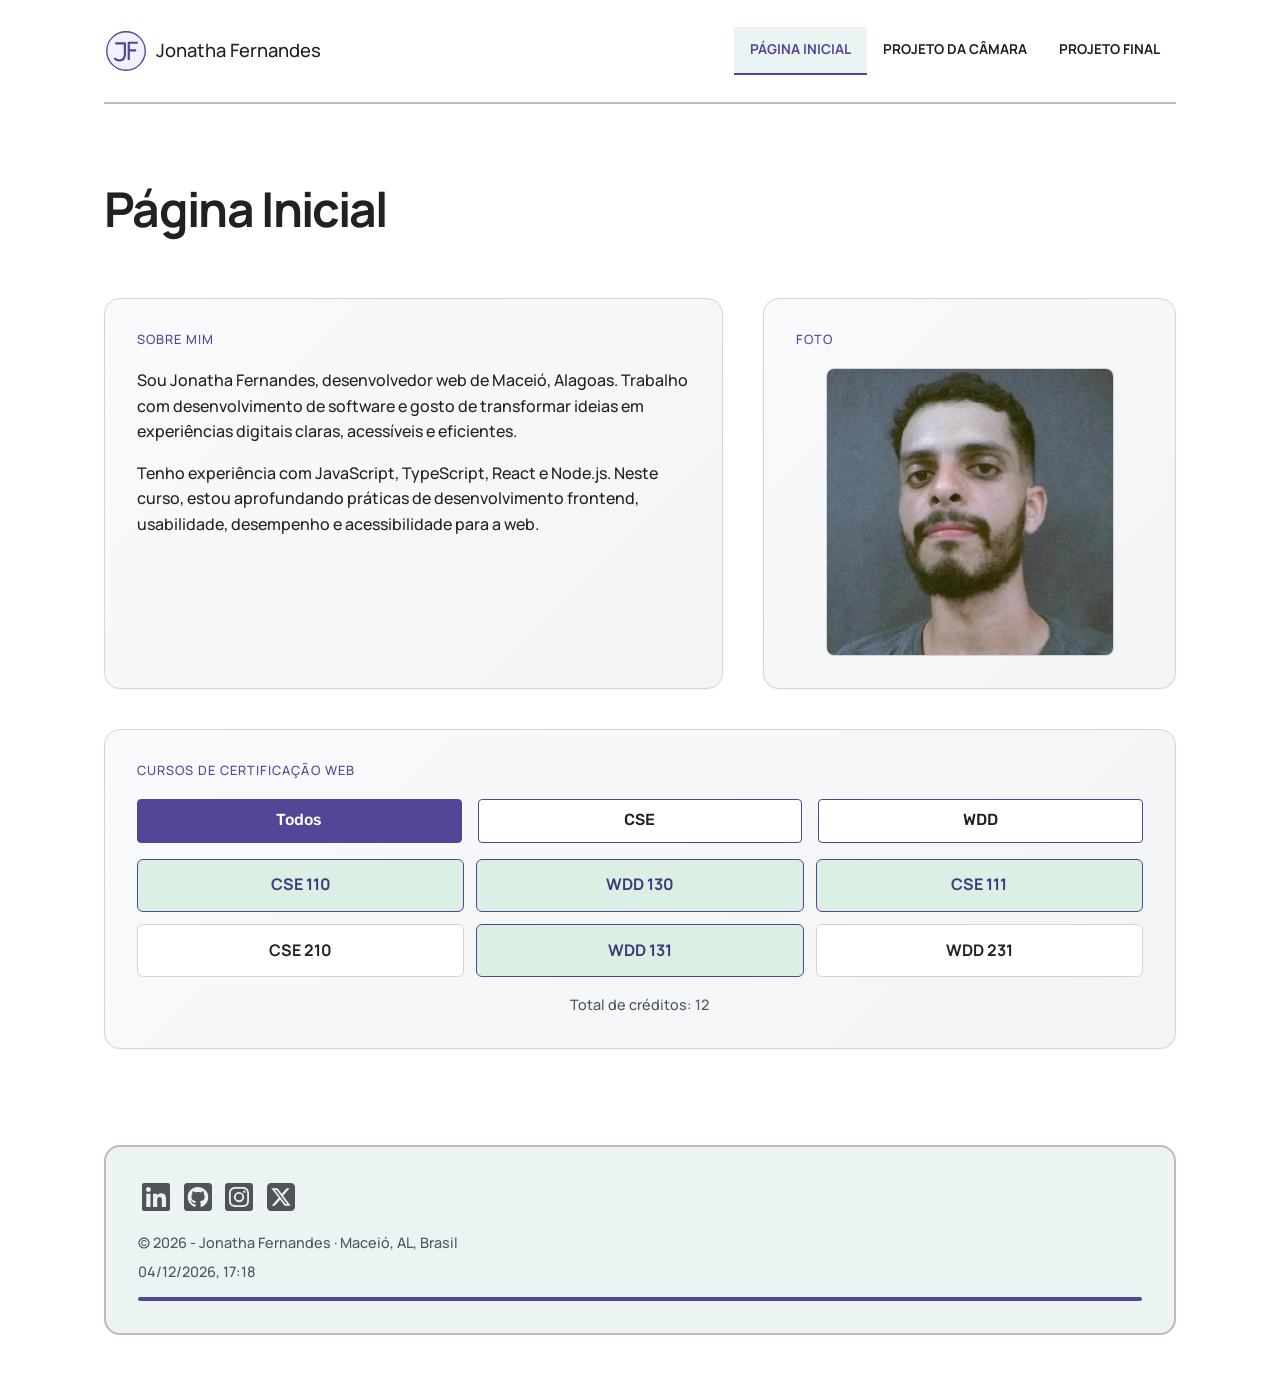
<file: index.html>
<!doctype html>
<html lang="pt-BR">

<head>
  <meta charset="UTF-8">
  <meta name="viewport" content="width=device-width, initial-scale=1.0">
  <meta name="description"
    content="Página inicial de Jonatha Fernandes para o curso WDD 231, com apresentação pessoal e cursos do certificado de desenvolvimento web.">
  <meta name="author" content="Jonatha Fernandes">
  <meta property="og:title" content="Jonatha Fernandes | WDD 231">
  <meta property="og:description"
    content="Página inicial de Jonatha Fernandes para o curso WDD 231, com apresentação pessoal e cursos do certificado de desenvolvimento web.">
  <meta property="og:image" content="https://jonathafernandes.github.io/wdd231/imagens/jonatha-fernandes.webp">
  <meta property="og:url" content="https://jonathafernandes.github.io/wdd231/">
  <title>Jonatha Fernandes | WDD 231</title>
  <link rel="preconnect" href="https://fonts.googleapis.com">
  <link rel="preconnect" href="https://fonts.gstatic.com" crossorigin>
  <link href="https://fonts.googleapis.com/css2?family=Manrope:wght@500;700&family=Rubik:wght@300;500&display=swap"
    rel="stylesheet">
  <link rel="stylesheet" href="estilos/normalize.css">
  <link rel="stylesheet" href="estilos/telas-pequenas.css">
  <link rel="stylesheet" href="estilos/telas-grandes.css">
  <link rel="icon" href="favicon.ico">
  <script src="scripts/navegacao.js" defer></script>
  <script src="scripts/data.js" defer></script>
  <script src="scripts/curso.js" defer></script>
</head>

<body>
  <a class="skip-link" href="#conteudo-principal">Pular para o conteúdo principal</a>

  <header>
    <div class="site-header">
      <a class="brand" href="index.html" aria-label="Página inicial de Jonatha Fernandes">
        <img src="imagens/logo-jf.svg" alt="" width="56" height="56">
        <span>Jonatha Fernandes</span>
      </a>
      <button id="menu" class="menu-button" type="button" aria-label="Abrir menu de navegação"
        aria-controls="navegacao-principal" aria-expanded="false">
        <span aria-hidden="true">☰</span>
      </button>
    </div>

    <nav id="navegacao-principal" class="navigation" aria-label="Navegação principal">
      <ul>
        <li><a class="active" href="index.html" aria-current="page">Página Inicial</a></li>
        <li><a href="camara/diretorio.html">Projeto da Câmara</a></li>
        <li><a href="final/index.html">Projeto Final</a></li>
      </ul>
    </nav>
  </header>

  <main id="conteudo-principal">
    <h1>Página Inicial</h1>

    <div class="content-grid">
      <section class="card about-card">
        <h2>Sobre Mim</h2>
        <div class="card-content">
          <p>Sou Jonatha Fernandes, desenvolvedor web de Maceió, Alagoas. Trabalho com desenvolvimento de software e
            gosto de transformar ideias em experiências digitais claras, acessíveis e eficientes.</p>
          <p>Tenho experiência com JavaScript, TypeScript, React e Node.js. Neste curso, estou aprofundando práticas de
            desenvolvimento frontend, usabilidade, desempenho e acessibilidade para a web.</p>
        </div>
      </section>

      <section class="card photo-card">
        <h2>Foto</h2>
        <div class="card-content photo-wrapper">
          <img src="imagens/jonatha-fernandes.webp" alt="Jonatha Fernandes" width="500" height="500" loading="lazy">
        </div>
      </section>

      <section class="card courses-card">
        <h2>Cursos de Certificação Web</h2>
        <div class="card-content">
          <div class="course-filters" role="group" aria-label="Filtrar cursos por área">
            <button id="todos" type="button" data-filter="todos" class="active">Todos</button>
            <button id="cse" type="button" data-filter="CSE">CSE</button>
            <button id="wdd" type="button" data-filter="WDD">WDD</button>
          </div>
          <div id="cursos" class="course-list" aria-live="polite"></div>
          <p id="total-creditos" class="credits" aria-live="polite"></p>
        </div>
      </section>

      <dialog id="infos-do-curso">
        <button id="fecharModal" type="button">Fechar</button>
      </dialog>
    </div>
  </main>

  <footer>
    <nav class="social-links" aria-label="Redes sociais e portfólio">
      <a href="https://www.linkedin.com/in/jonathafernandes-/" target="_blank" rel="noopener noreferrer"
        aria-label="LinkedIn de Jonatha Fernandes">
        <svg viewBox="0 0 448 512" aria-hidden="true">
          <path
            d="M416 32H31.9C14.3 32 0 46.5 0 64.3v383.4C0 465.5 14.3 480 31.9 480H416c17.6 0 32-14.5 32-32.3V64.3c0-17.8-14.4-32.3-32-32.3zM135.4 416H69V202.2h66.5V416zm-33.2-243c-21.3 0-38.5-17.3-38.5-38.5S80.9 96 102.2 96c21.2 0 38.5 17.3 38.5 38.5 0 21.3-17.2 38.5-38.5 38.5zm282.1 243h-66.4V312c0-24.8-.5-56.7-34.5-56.7-34.6 0-39.9 27-39.9 54.9V416h-66.4V202.2h63.7v29.2h.9c8.9-16.8 30.6-34.5 62.9-34.5 67.2 0 79.7 44.3 79.7 101.9V416z" />
        </svg>
      </a>
      <a href="https://github.com/jonathafernandes" target="_blank" rel="noopener noreferrer"
        aria-label="GitHub de Jonatha Fernandes">
        <svg viewBox="0 0 448 512" aria-hidden="true">
          <path
            d="M400 32H48C21.5 32 0 53.5 0 80v352c0 26.5 21.5 48 48 48h352c26.5 0 48-21.5 48-48V80c0-26.5-21.5-48-48-48zM277.3 415.7c-8.4 1.5-11.5-3.7-11.5-8 0-5.4.2-33 .2-55.3 0-15.6-5.2-25.5-11.3-30.7 37-4.1 76-9.2 76-73.1 0-18.2-6.5-27.3-17.1-39 1.7-4.3 7.4-22-1.7-45-13.9-4.3-45.7 17.9-45.7 17.9-13.2-3.7-27.5-5.6-41.6-5.6-14.1 0-28.4 1.9-41.6 5.6 0 0-31.8-22.2-45.7-17.9-9.1 22.9-3.5 40.6-1.7 45-10.6 11.7-15.6 20.8-15.6 39 0 63.6 37.3 69 74.3 73.1-4.8 4.3-9.1 11.7-10.6 22.3-9.5 4.3-33.8 11.7-48.3-13.9-9.1-15.8-25.5-17.1-25.5-17.1-16.2-.2-1.1 10.2-1.1 10.2 10.8 5 18.4 24.2 18.4 24.2 9.7 29.7 56.1 19.7 56.1 19.7 0 13.9.2 36.5.2 40.6 0 4.3-3 9.5-11.5 8-66-22.1-112.2-84.9-112.2-158.3 0-91.8 70.2-161.5 162-161.5S388 165.6 388 257.4c.1 73.4-44.7 136.3-110.7 158.3z" />
        </svg>
      </a>
      <a href="https://instagram.com/_jonathafernandes" target="_blank" rel="noopener noreferrer"
        aria-label="Instagram de Jonatha Fernandes">
        <svg viewBox="0 0 448 512" aria-hidden="true">
          <path
            d="M224 202.66A53.34 53.34 0 1 0 277.36 256 53.38 53.38 0 0 0 224 202.66zm124.71-41a54 54 0 0 0-30.41-30.41c-21-8.29-71-6.43-94.3-6.43s-73.25-1.93-94.31 6.43a54 54 0 0 0-30.41 30.41c-8.28 21-6.43 71.05-6.43 94.33S91 329.26 99.32 350.33a54 54 0 0 0 30.41 30.41c21 8.29 71 6.43 94.31 6.43s73.24 1.93 94.3-6.43a54 54 0 0 0 30.41-30.41c8.35-21 6.43-71.05 6.43-94.33s1.92-73.26-6.43-94.33zM224 338a82 82 0 1 1 82-82 81.9 81.9 0 0 1-82 82zm85.38-148.3a19.14 19.14 0 1 1 19.13-19.14 19.1 19.1 0 0 1-19.09 19.18zM400 32H48A48 48 0 0 0 0 80v352a48 48 0 0 0 48 48h352a48 48 0 0 0 48-48V80a48 48 0 0 0-48-48zm-17.12 290c-1.29 25.63-7.14 48.34-25.85 67s-41.4 24.63-67 25.85c-26.41 1.49-105.59 1.49-132 0-25.63-1.29-48.26-7.15-67-25.85s-24.63-41.42-25.85-67c-1.49-26.42-1.49-105.61 0-132 1.29-25.63 7.07-48.34 25.85-67s41.47-24.56 67-25.78c26.41-1.49 105.59-1.49 132 0 25.63 1.29 48.33 7.15 67 25.85s24.63 41.42 25.85 67.05c1.49 26.32 1.49 105.44 0 131.88z" />
        </svg>
      </a>
      <a href="https://x.com/_jonatha__" target="_blank" rel="noopener noreferrer"
        aria-label="Perfil de Jonatha Fernandes no X">
        <svg viewBox="0 0 448 512" aria-hidden="true">
          <path
            d="M64 32C28.7 32 0 60.7 0 96v320c0 35.3 28.7 64 64 64h320c35.3 0 64-28.7 64-64V96c0-35.3-28.7-64-64-64H64zm297.1 84L257.3 234.6 379.4 396h-95.6L209 298.1 123.3 396H75.8l111-126.9L69.7 116h98l67.7 89.5 78.2-89.5h47.5zM323.3 367.6 153.4 142.9h-28.3l171.8 224.7h26.3z" />
        </svg>
      </a>
    </nav>
    <p>&copy; <span id="anoAtual"></span> - Jonatha Fernandes · Maceió, AL, Brasil</p>
    <p id="ultimaModificacao"></p>
  </footer>
</body>

</html>
</file>
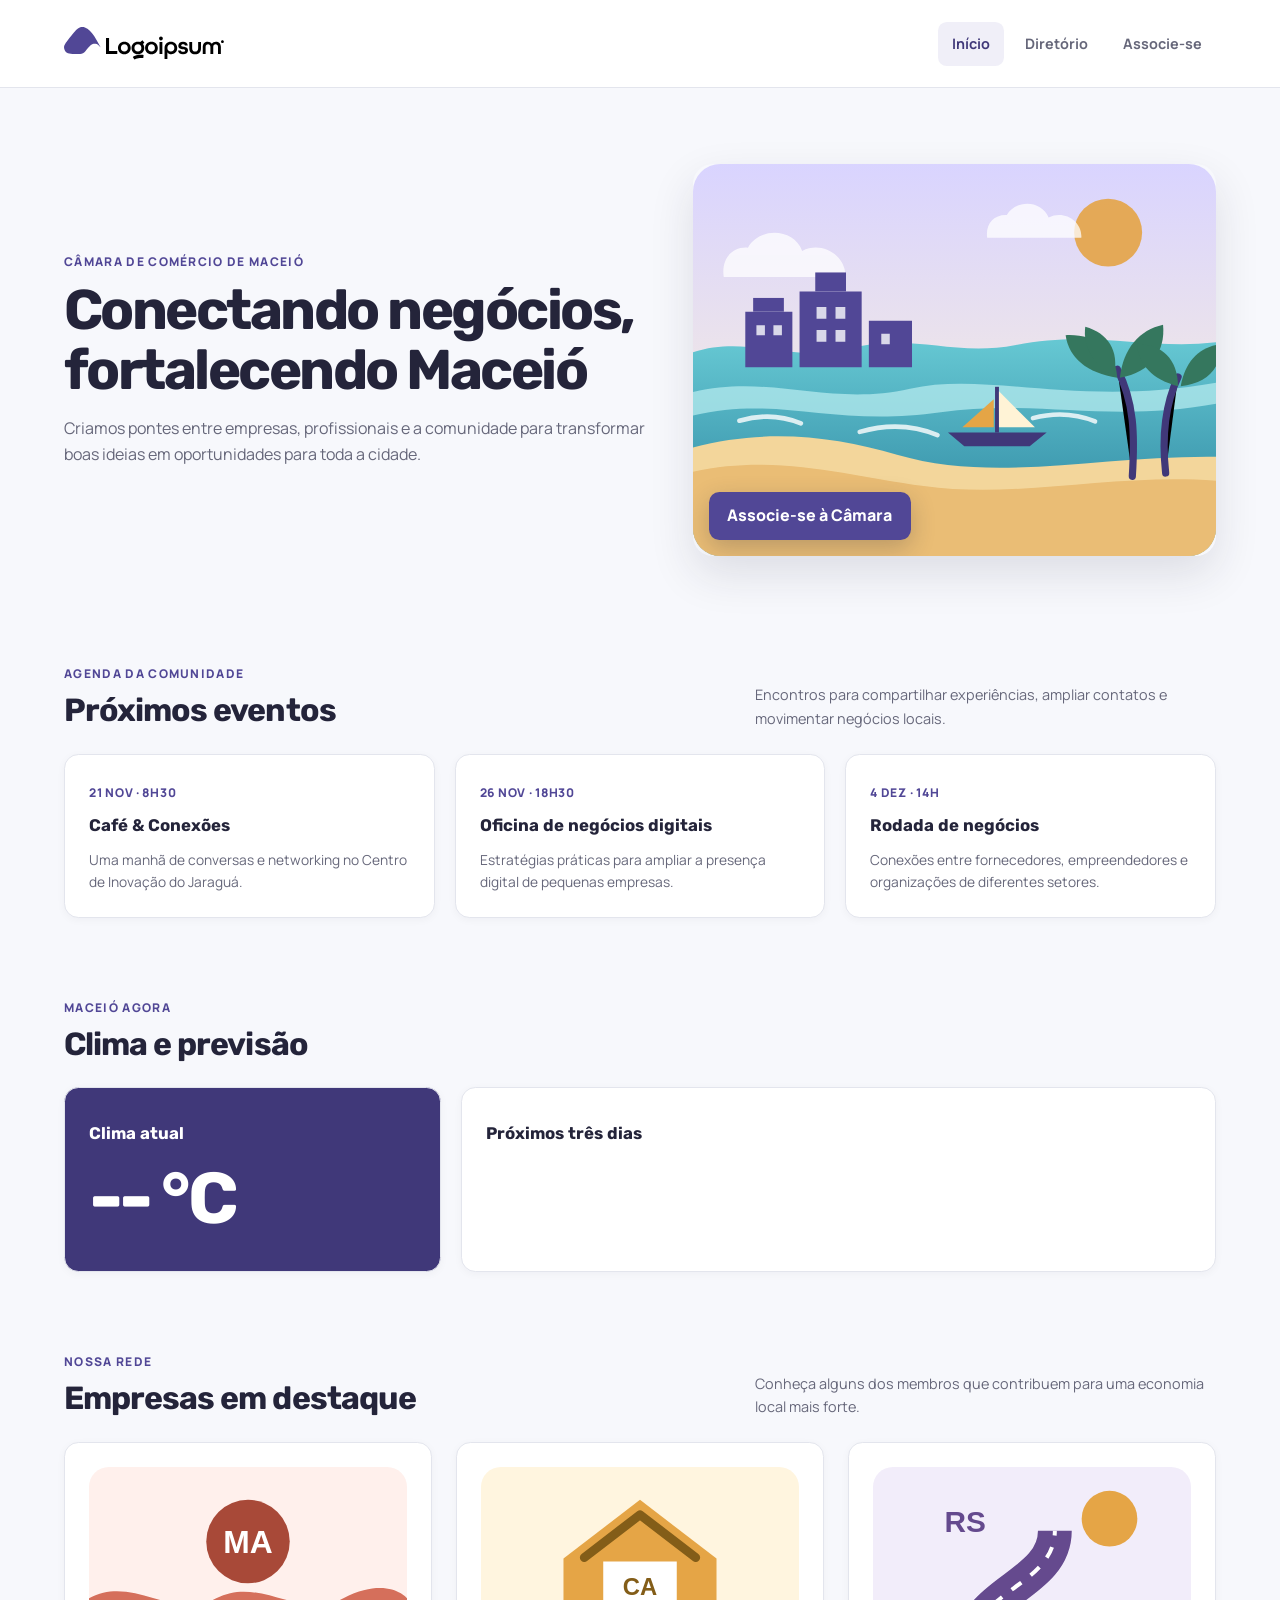
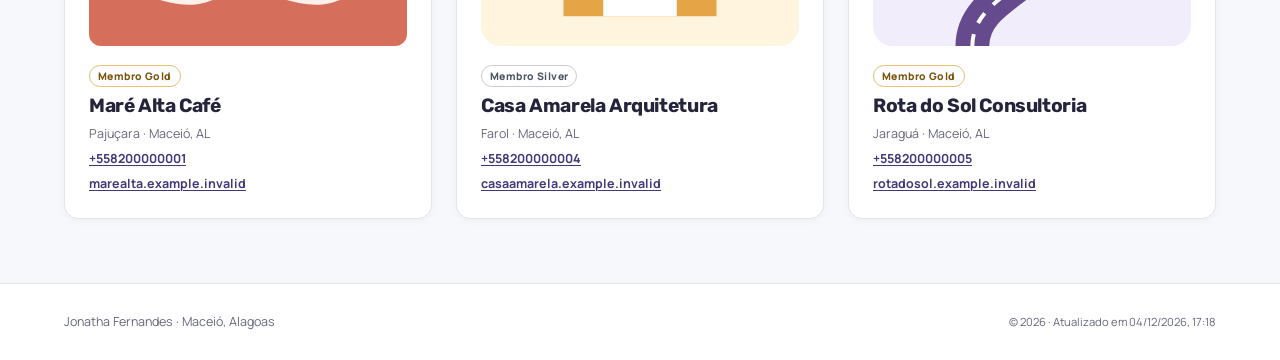
<file: camara/index.html>
<!DOCTYPE html>
<html lang="pt-BR">

<head>
    <meta charset="UTF-8">
    <meta name="viewport" content="width=device-width, initial-scale=1.0">
    <meta name="description"
        content="Conecte-se à comunidade empresarial de Maceió, acompanhe eventos, o clima local e empresas em destaque.">
    <meta name="author" content="Jonatha Fernandes">
    <meta name="theme-color" content="#f7f8fc">
    <meta property="og:title" content="Câmara de Comércio de Maceió">
    <meta property="og:description"
        content="Conexões, eventos e oportunidades para fortalecer os negócios de Maceió.">
    <meta property="og:image"
        content="https://jonathafernandes.github.io/wdd231/camara/imagens/hero-maceio.svg">
    <meta property="og:url" content="https://jonathafernandes.github.io/wdd231/camara/">
    <meta property="og:type" content="website">
    <title>Câmara de Comércio de Maceió | Início</title>
    <link rel="preconnect" href="https://fonts.googleapis.com">
    <link rel="preconnect" href="https://fonts.gstatic.com" crossorigin>
    <link
        href="https://fonts.googleapis.com/css2?family=Manrope:wght@400;500;600;700;800&family=Rubik:wght@500;600;700&display=swap"
        rel="stylesheet">
    <link rel="stylesheet" href="../estilos/normalize.css">
    <link rel="stylesheet" href="estilos/camara-pequenas.css">
    <link rel="stylesheet" href="estilos/camara-grandes.css">
    <link rel="icon" href="../favicon.ico">
    <script src="scripts/navegacao.js" defer></script>
    <script src="../scripts/data.js" defer></script>
    <script src="scripts/camara-inicio.js" defer></script>
</head>

<body>
    <a class="skip-link" href="#conteudo-principal">Pular para o conteúdo principal</a>

    <header class="site-header">
        <div class="header-top">
            <a class="brand" href="index.html" aria-label="Câmara de Comércio de Maceió, início">
                <img src="imagens/logo-camara-comercio.svg" alt="Câmara de Comércio de Maceió" width="240"
                    height="49">
            </a>

            <button id="menu" class="menu-button" type="button" aria-label="Abrir menu de navegação"
                aria-controls="navegacao-principal" aria-expanded="false">
                <span aria-hidden="true">☰</span>
            </button>
        </div>

        <nav id="navegacao-principal" class="site-navigation" aria-label="Navegação principal">
            <a class="current-link" href="index.html" aria-current="page">Início</a>
            <a href="diretorio.html">Diretório</a>
            <a href="associacao.html">Associe-se</a>
        </nav>
    </header>

    <main id="conteudo-principal" class="home-main">
        <section class="home-hero" aria-labelledby="titulo-principal">
            <div class="hero-content">
                <p class="eyebrow">Câmara de Comércio de Maceió</p>
                <h1 id="titulo-principal">Conectando negócios, fortalecendo Maceió</h1>
                <p class="hero-copy">Criamos pontes entre empresas, profissionais e a comunidade para transformar boas
                    ideias em oportunidades para toda a cidade.</p>
            </div>

            <div class="hero-visual">
                <img src="imagens/hero-maceio.svg"
                    alt="Ilustração da orla de Maceió com coqueiros, edifícios e jangada" width="800" height="600">
                <a class="primary-action" href="associacao.html">Associe-se à Câmara</a>
            </div>
        </section>

        <section class="home-section" aria-labelledby="eventos-titulo">
            <div class="section-heading">
                <div>
                    <p class="eyebrow">Agenda da comunidade</p>
                    <h2 id="eventos-titulo">Próximos eventos</h2>
                </div>
                <p>Encontros para compartilhar experiências, ampliar contatos e movimentar negócios locais.</p>
            </div>

            <div class="events-grid">
                <article class="event-card">
                    <time datetime="2026-11-21T08:30">21 nov · 8h30</time>
                    <h3>Café &amp; Conexões</h3>
                    <p>Uma manhã de conversas e networking no Centro de Inovação do Jaraguá.</p>
                </article>

                <article class="event-card">
                    <time datetime="2026-11-26T18:30">26 nov · 18h30</time>
                    <h3>Oficina de negócios digitais</h3>
                    <p>Estratégias práticas para ampliar a presença digital de pequenas empresas.</p>
                </article>

                <article class="event-card">
                    <time datetime="2026-12-04T14:00">4 dez · 14h</time>
                    <h3>Rodada de negócios</h3>
                    <p>Conexões entre fornecedores, empreendedores e organizações de diferentes setores.</p>
                </article>
            </div>
        </section>

        <section class="home-section weather-section" aria-labelledby="clima-titulo">
            <div class="section-heading compact-heading">
                <div>
                    <p class="eyebrow">Maceió agora</p>
                    <h2 id="clima-titulo">Clima e previsão</h2>
                </div>
            </div>

            <div class="weather-panel">
                <article class="current-weather" aria-labelledby="clima-atual-titulo">
                    <h3 id="clima-atual-titulo">Clima atual</h3>
                    <p id="temperatura-atual" class="current-temperature">-- °C</p>
                    <p id="descricao-clima" class="weather-description"></p>
                    <p id="status-clima" class="data-status" aria-live="polite"></p>
                </article>

                <section class="forecast" aria-labelledby="previsao-titulo">
                    <h3 id="previsao-titulo">Próximos três dias</h3>
                    <div id="previsao-clima" class="forecast-list" aria-live="polite"></div>
                </section>
            </div>
        </section>

        <section class="home-section spotlights-section" aria-labelledby="destaques-titulo">
            <div class="section-heading">
                <div>
                    <p class="eyebrow">Nossa rede</p>
                    <h2 id="destaques-titulo">Empresas em destaque</h2>
                </div>
                <p>Conheça alguns dos membros que contribuem para uma economia local mais forte.</p>
            </div>

            <p id="status-destaques" class="data-status" aria-live="polite"></p>
            <div id="destaques-membros" class="spotlights-grid"></div>
            <noscript>
                <p class="data-status">Ative o JavaScript para carregar as empresas em destaque.</p>
            </noscript>
        </section>
    </main>

    <footer class="site-footer">
        <div class="footer-inner">
            <p>Jonatha Fernandes · Maceió, Alagoas</p>
            <p class="footer-note">© <span id="anoAtual">2026</span> · Atualizado em <time id="ultimaModificacao"
                    datetime="2026-11-16">16/11/2026</time>
            </p>
        </div>
    </footer>
</body>

</html>
</file>
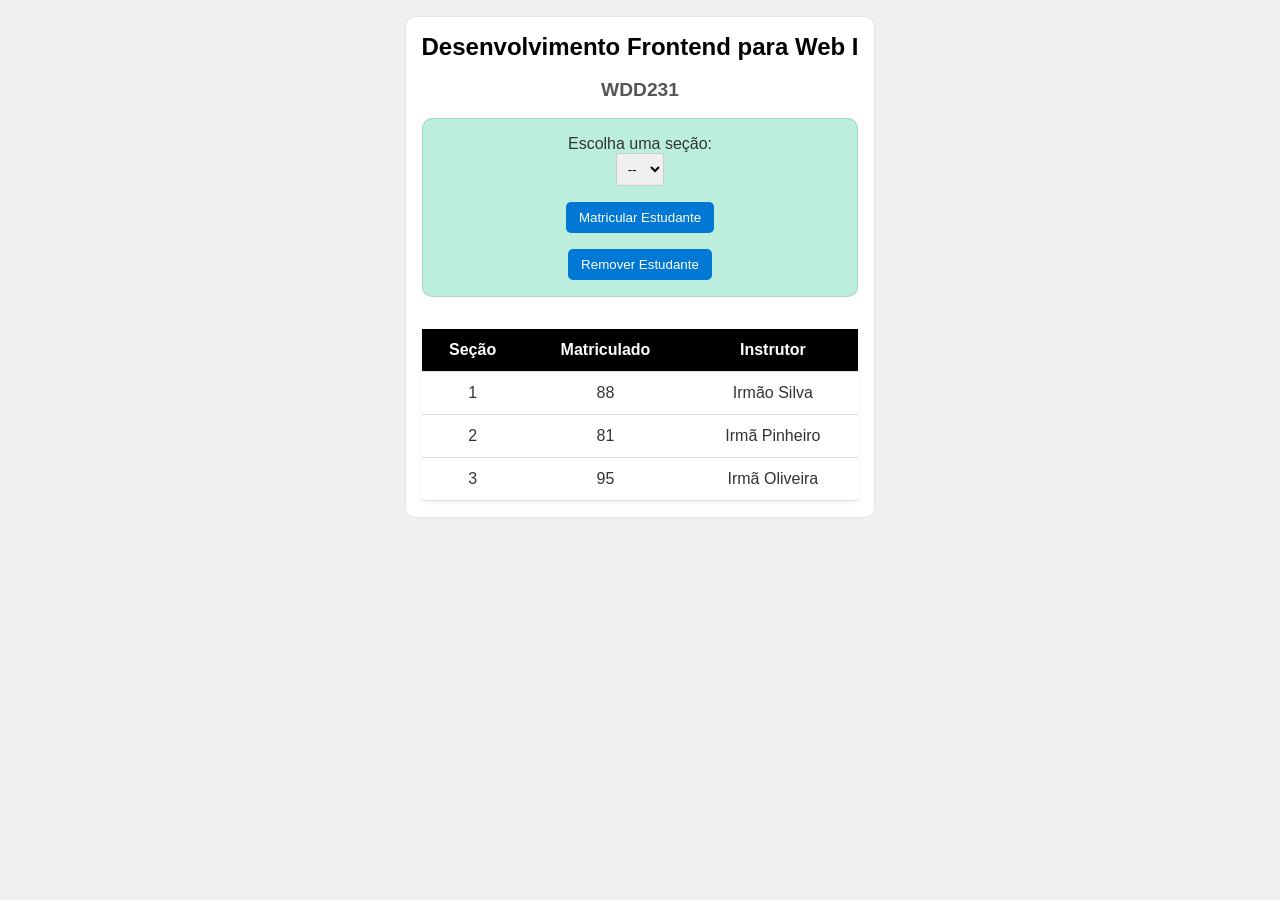
<file: modulos.html>
<!doctype html>
<html lang="pt-BR">

<head>
    <meta charset="UTF-8">
    <meta name="viewport" content="width=device-width, initial-scale=1.0">
    <title>Exemplo de Módulos: Curso e Seções</title>
    <link rel="stylesheet" href="estilos/modulos.css">
    <script type="module" src="scripts/modulos.mjs"></script>
</head>

<body>
    <main>
        <h1 id="nomeCurso">Desenvolvimento Frontend para Web I</h1>
        <h2 id="codigoCurso">WDD231</h2>

        <div id="matricula">
            <p>Escolha uma seção:</p>
            <select id="numeroSecao">
                <option value="0" disabled="" selected="">--</option>
                <option value="1">1</option>
                <option value="2">2</option>
                <option value="3">3</option>
            </select>
            <button id="matricularEstudante">Matricular Estudante</button>
            <button id="removerEstudante">Remover Estudante</button>
        </div>

        <table>
            <thead>
                <tr>
                    <th>Seção</th>
                    <th>Matriculado</th>
                    <th>Instrutor</th>
                </tr>
            </thead>
            <tbody id="secoes">
                <tr>
                    <td>1</td>
                    <td>88</td>
                    <td>Irmão Silva</td>
                </tr>
                <tr>
                    <td>2</td>
                    <td>81</td>
                    <td>Irmã Pinheiro</td>
                </tr>
                <tr>
                    <td>3</td>
                    <td>95</td>
                    <td>Irmã Oliveira</td>
                </tr>
            </tbody>
        </table>
    </main>

</body>

</html>
</file>
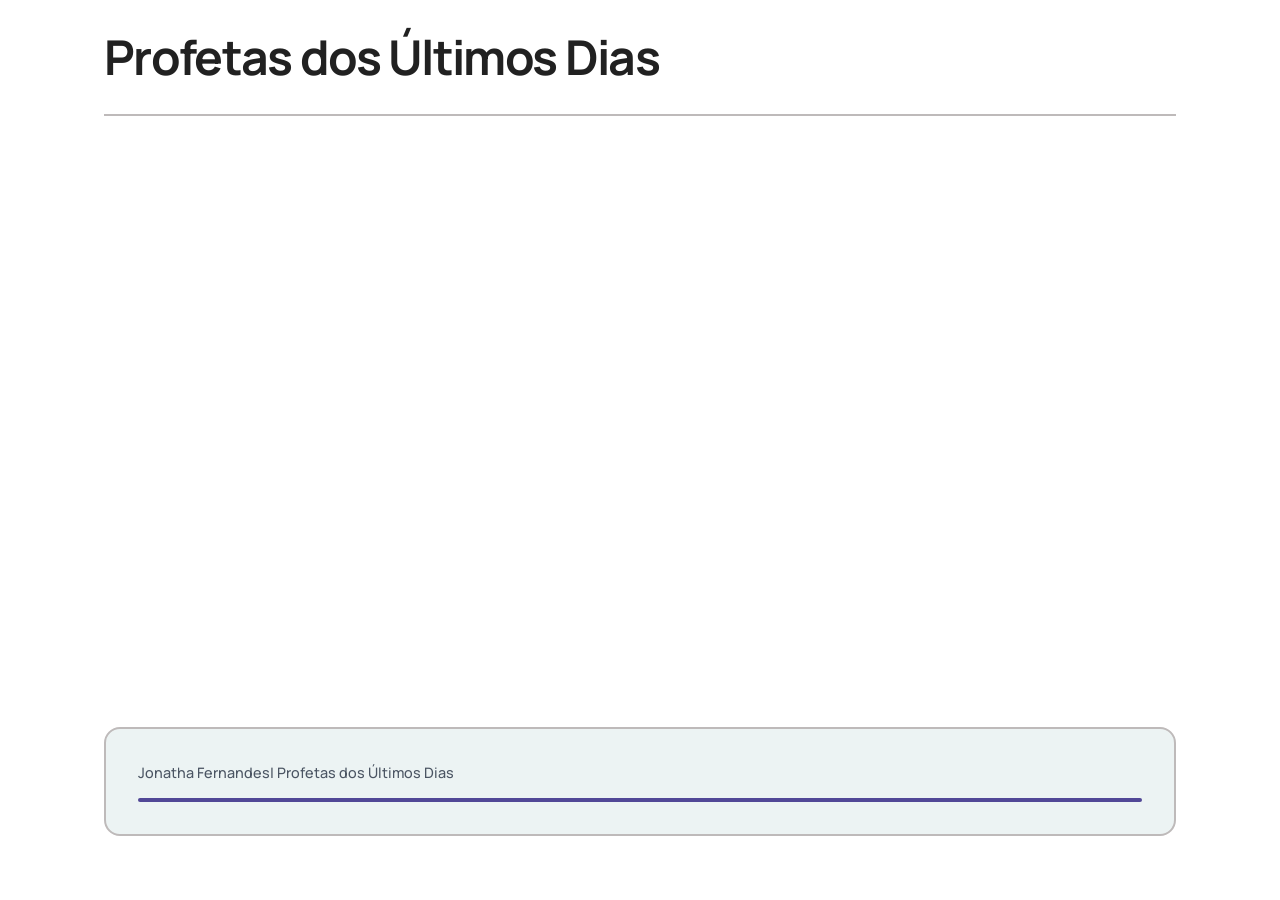
<file: profetas.html>
<!doctype html>
<html lang="pt-BR">

<head>
    <meta charset="UTF-8">
    <meta name="viewport" content="width=device-width, initial-scale=1.0">
    <title>Profetas | Jonatha Fernandes</title>
    <link rel="preconnect" href="https://fonts.googleapis.com">
    <link rel="preconnect" href="https://fonts.gstatic.com" crossorigin>
    <link href="https://fonts.googleapis.com/css2?family=Manrope:wght@500;700&family=Rubik:wght@300;500&display=swap"
        rel="stylesheet">
    <link rel="stylesheet" href="estilos/normalize.css">
    <link rel="stylesheet" href="estilos/profetas.css">
    <link rel="icon" href="favicon.ico">
    <script src="scripts/profetas.js" defer></script>
</head>

<body>
    <header>
        <h1>Profetas dos Últimos Dias</h1>
    </header>
    <main>
        <div id="cartoes"></div>
    </main>
    <footer>
        Jonatha Fernandes| Profetas dos Últimos Dias
    </footer>
</body>

</html>
</file>
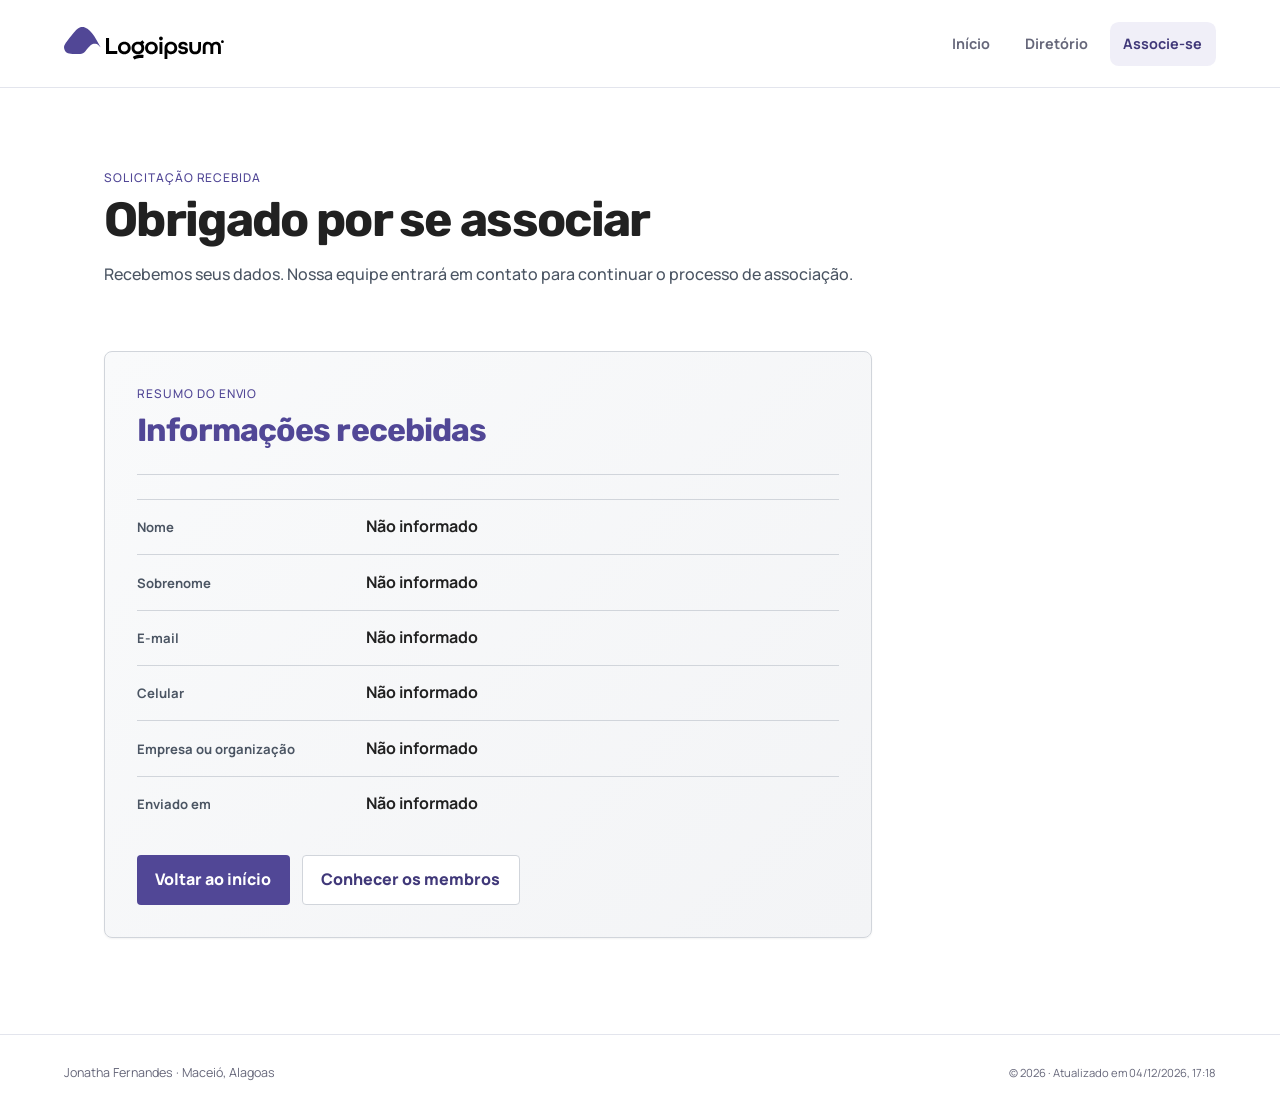
<file: camara/agradecimento.html>
<!DOCTYPE html>
<html lang="pt-BR">

<head>
    <meta charset="UTF-8">
    <meta name="viewport" content="width=device-width, initial-scale=1.0">
    <meta name="description" content="Confirmação da solicitação de associação à Câmara de Comércio de Maceió.">
    <meta name="author" content="Jonatha Fernandes">
    <meta name="theme-color" content="#f7f8fc">
    <meta property="og:title" content="Solicitação recebida | Câmara de Comércio de Maceió">
    <meta property="og:description" content="Confirmação do pedido de associação à Câmara de Comércio de Maceió.">
    <meta property="og:image"
        content="https://jonathafernandes.github.io/wdd231/camara/imagens/logo-camara-comercio.svg">
    <meta property="og:url" content="https://jonathafernandes.github.io/wdd231/camara/agradecimento.html">
    <meta property="og:type" content="website">
    <title>Solicitação recebida | Câmara de Comércio de Maceió</title>
    <link rel="preconnect" href="https://fonts.googleapis.com">
    <link rel="preconnect" href="https://fonts.gstatic.com" crossorigin>
    <link
        href="https://fonts.googleapis.com/css2?family=Manrope:wght@400;500;600;700;800&family=Rubik:wght@500;600;700&display=swap"
        rel="stylesheet">
    <link rel="stylesheet" href="../estilos/normalize.css">
    <link rel="stylesheet" href="estilos/camara-pequenas.css">
    <link rel="stylesheet" href="estilos/camara-grandes.css">
    <link rel="stylesheet" href="estilos/semana4-portfolio.css">
    <link rel="icon" href="../favicon.ico">
    <script src="scripts/navegacao.js" defer></script>
    <script src="../scripts/data.js" defer></script>
    <script src="scripts/camara-associacao.js" defer></script>
</head>

<body class="week-four-page thanks-page">
    <a class="skip-link" href="#conteudo-principal">Pular para o conteúdo principal</a>

    <header class="site-header">
        <div class="header-top">
            <a class="brand" href="index.html" aria-label="Câmara de Comércio de Maceió, início">
                <img src="imagens/logo-camara-comercio.svg" alt="Câmara de Comércio de Maceió" width="240"
                    height="49">
            </a>

            <button id="menu" class="menu-button" type="button" aria-label="Abrir menu de navegação"
                aria-controls="navegacao-principal" aria-expanded="false">
                <span aria-hidden="true">☰</span>
            </button>
        </div>

        <nav id="navegacao-principal" class="site-navigation" aria-label="Navegação principal">
            <a href="index.html">Início</a>
            <a href="diretorio.html">Diretório</a>
            <a class="current-link" href="associacao.html">Associe-se</a>
        </nav>
    </header>

    <main id="conteudo-principal" class="thanks-main">
        <section class="thanks-intro" aria-labelledby="page-title">
            <p class="eyebrow">Solicitação recebida</p>
            <h1 id="page-title">Obrigado por se associar</h1>
            <p>Recebemos seus dados. Nossa equipe entrará em contato para continuar o processo de associação.</p>
        </section>

        <section class="confirmation-card" aria-labelledby="confirmation-title" aria-live="polite">
            <div class="confirmation-heading">
                <p class="eyebrow">Resumo do envio</p>
                <h2 id="confirmation-title">Informações recebidas</h2>
            </div>

            <dl class="confirmation-list">
                <div>
                    <dt>Nome</dt>
                    <dd id="confirmacao-nome">—</dd>
                </div>
                <div>
                    <dt>Sobrenome</dt>
                    <dd id="confirmacao-sobrenome">—</dd>
                </div>
                <div>
                    <dt>E-mail</dt>
                    <dd id="confirmacao-email">—</dd>
                </div>
                <div>
                    <dt>Celular</dt>
                    <dd id="confirmacao-celular">—</dd>
                </div>
                <div>
                    <dt>Empresa ou organização</dt>
                    <dd id="confirmacao-organizacao">—</dd>
                </div>
                <div>
                    <dt>Enviado em</dt>
                    <dd id="confirmacao-timestamp">—</dd>
                </div>
            </dl>

            <div class="confirmation-actions">
                <a class="primary-action" href="index.html">Voltar ao início</a>
                <a class="secondary-action" href="diretorio.html">Conhecer os membros</a>
            </div>
        </section>
    </main>

    <footer class="site-footer">
        <div class="footer-inner">
            <p>Jonatha Fernandes · Maceió, Alagoas</p>
            <p class="footer-note">© <span id="anoAtual">2026</span> · Atualizado em <time id="ultimaModificacao"
                    datetime="2026-11-23">23/11/2026</time>
            </p>
        </div>
    </footer>
</body>

</html>
</file>
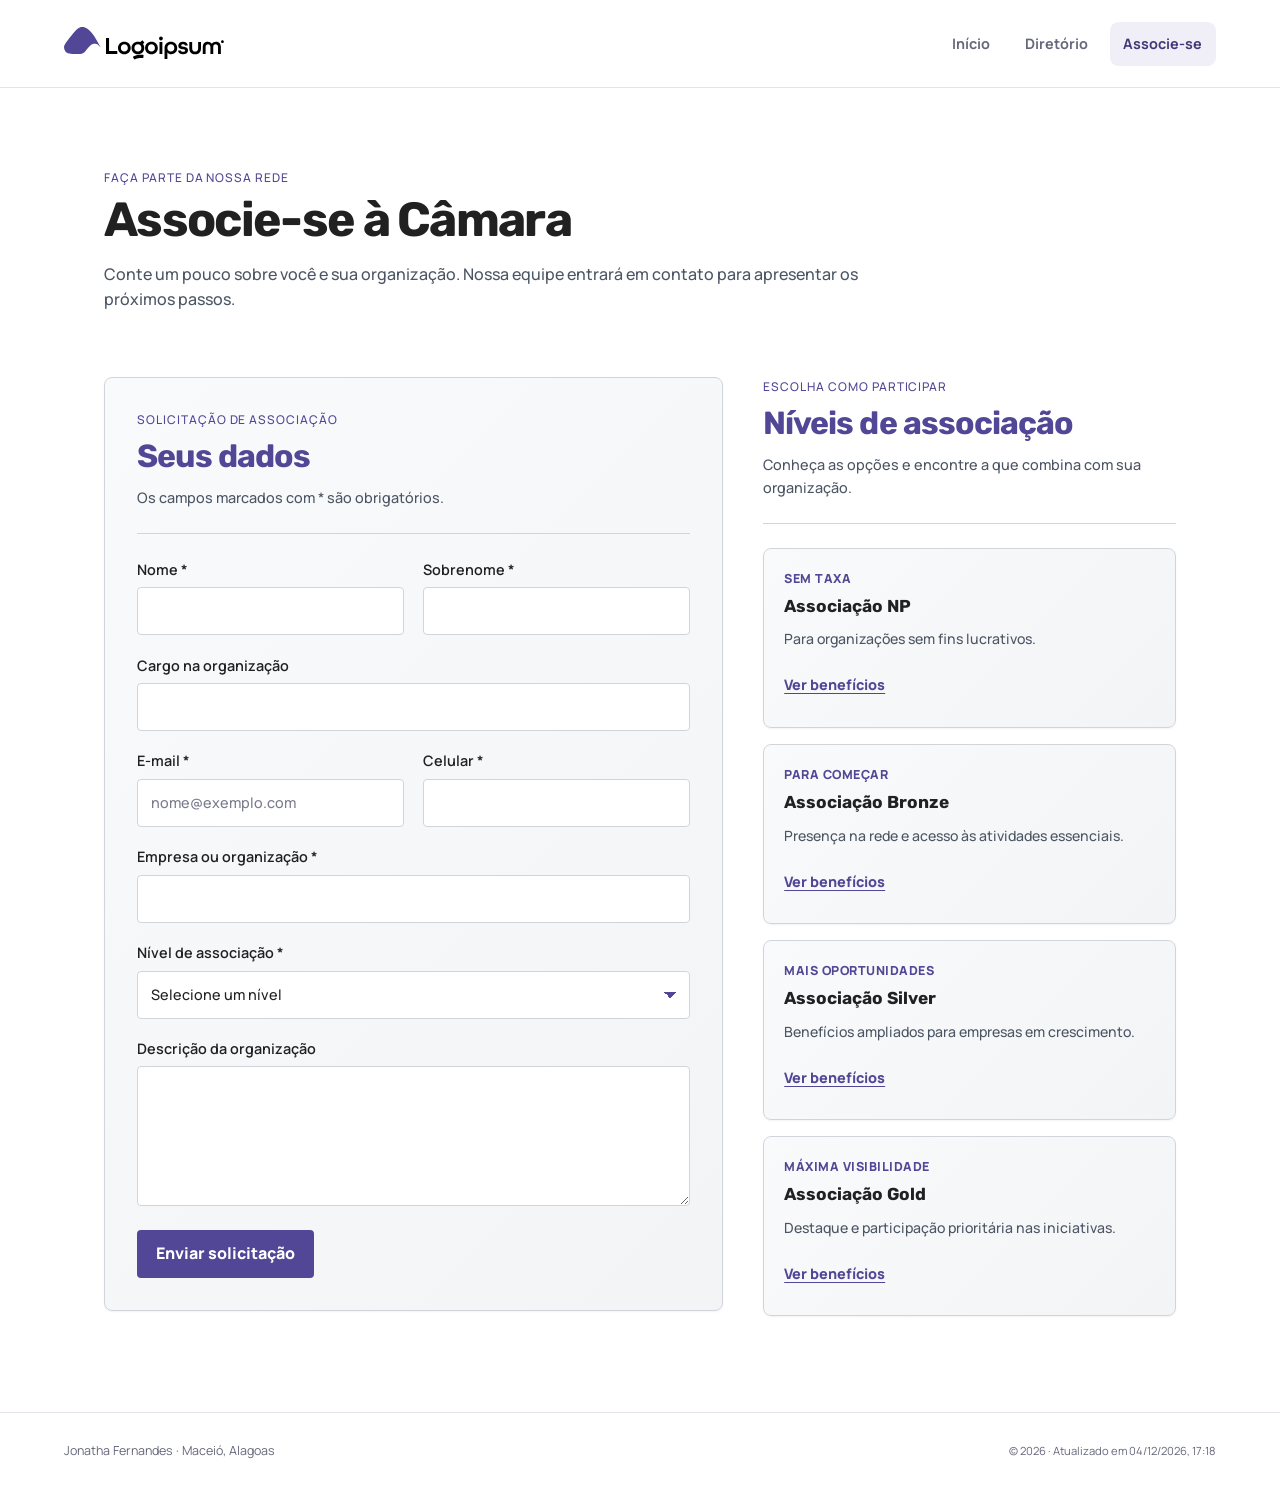
<file: camara/associacao.html>
<!DOCTYPE html>
<html lang="pt-BR">

<head>
    <meta charset="UTF-8">
    <meta name="viewport" content="width=device-width, initial-scale=1.0">
    <meta name="description"
        content="Solicite sua associação à Câmara de Comércio de Maceió e conheça os benefícios de cada nível.">
    <meta name="author" content="Jonatha Fernandes">
    <meta name="theme-color" content="#f7f8fc">
    <meta property="og:title" content="Associe-se | Câmara de Comércio de Maceió">
    <meta property="og:description"
        content="Faça parte da rede empresarial da Câmara de Comércio de Maceió.">
    <meta property="og:image"
        content="https://jonathafernandes.github.io/wdd231/camara/imagens/logo-camara-comercio.svg">
    <meta property="og:url" content="https://jonathafernandes.github.io/wdd231/camara/associacao.html">
    <meta property="og:type" content="website">
    <title>Associe-se | Câmara de Comércio de Maceió</title>
    <link rel="preconnect" href="https://fonts.googleapis.com">
    <link rel="preconnect" href="https://fonts.gstatic.com" crossorigin>
    <link
        href="https://fonts.googleapis.com/css2?family=Manrope:wght@400;500;600;700;800&family=Rubik:wght@500;600;700&display=swap"
        rel="stylesheet">
    <link rel="stylesheet" href="../estilos/normalize.css">
    <link rel="stylesheet" href="estilos/camara-pequenas.css">
    <link rel="stylesheet" href="estilos/camara-grandes.css">
    <link rel="stylesheet" href="estilos/semana4-portfolio.css">
    <link rel="icon" href="../favicon.ico">
    <script src="scripts/navegacao.js" defer></script>
    <script src="../scripts/data.js" defer></script>
    <script src="scripts/camara-associacao.js" defer></script>
</head>

<body class="week-four-page association-page">
    <a class="skip-link" href="#conteudo-principal">Pular para o conteúdo principal</a>

    <header class="site-header">
        <div class="header-top">
            <a class="brand" href="index.html" aria-label="Câmara de Comércio de Maceió, início">
                <img src="imagens/logo-camara-comercio.svg" alt="Câmara de Comércio de Maceió" width="240"
                    height="49">
            </a>

            <button id="menu" class="menu-button" type="button" aria-label="Abrir menu de navegação"
                aria-controls="navegacao-principal" aria-expanded="false">
                <span aria-hidden="true">☰</span>
            </button>
        </div>

        <nav id="navegacao-principal" class="site-navigation" aria-label="Navegação principal">
            <a href="index.html">Início</a>
            <a href="diretorio.html">Diretório</a>
            <a class="current-link" href="associacao.html" aria-current="page">Associe-se</a>
        </nav>
    </header>

    <main id="conteudo-principal" class="join-main">
        <section class="join-intro" aria-labelledby="page-title">
            <p class="eyebrow">Faça parte da nossa rede</p>
            <h1 id="page-title">Associe-se à Câmara</h1>
            <p>Conte um pouco sobre você e sua organização. Nossa equipe entrará em contato para apresentar os
                próximos passos.</p>
        </section>

        <div class="join-layout">
            <form class="join-form" method="get" action="agradecimento.html" aria-labelledby="form-title">
                <div class="form-heading">
                    <p class="eyebrow">Solicitação de associação</p>
                    <h2 id="form-title">Seus dados</h2>
                    <p>Os campos marcados com <span aria-hidden="true">*</span> são obrigatórios.</p>
                </div>

                <div class="form-grid">
                    <label class="form-field">
                        <span>Nome <span aria-hidden="true">*</span></span>
                        <input type="text" id="nome" name="nome" title="Digite seu nome" autocomplete="given-name"
                            required>
                    </label>

                    <label class="form-field">
                        <span>Sobrenome <span aria-hidden="true">*</span></span>
                        <input type="text" id="sobrenome" name="sobrenome" title="Digite seu sobrenome"
                            autocomplete="family-name" required>
                    </label>

                    <label class="form-field field-full">
                        <span>Cargo na organização</span>
                        <input type="text" id="cargo" name="cargo" title="Use ao menos sete letras, espaços ou hífens"
                            autocomplete="cargo-na-organizacao" pattern="[A-Za-zÀ-ÖØ-öø-ÿ -]{7,}">
                    </label>

                    <label class="form-field">
                        <span>E-mail <span aria-hidden="true">*</span></span>
                        <input type="email" id="email" name="email" title="Digite um endereço de e-mail válido"
                            autocomplete="email" placeholder="nome@exemplo.com" required>
                    </label>

                    <label class="form-field">
                        <span>Celular <span aria-hidden="true">*</span></span>
                        <input type="tel" id="celular" name="celular" title="Digite seu número de celular"
                            autocomplete="tel" required>
                    </label>

                    <label class="form-field field-full">
                        <span>Empresa ou organização <span aria-hidden="true">*</span></span>
                        <input type="text" id="organizacao" name="organizacao"
                            title="Digite o nome da empresa ou organização" autocomplete="organizacao" required>
                    </label>

                    <label class="form-field field-full">
                        <span>Nível de associação <span aria-hidden="true">*</span></span>
                        <select id="nivel" name="nivel" title="Escolha um nível de associação" required>
                            <option value="" selected disabled>Selecione um nível</option>
                            <option value="np">Associação NP — sem taxa</option>
                            <option value="bronze">Associação Bronze</option>
                            <option value="silver">Associação Silver (Prata)</option>
                            <option value="gold">Associação Gold (Ouro)</option>
                        </select>
                    </label>

                    <label class="form-field field-full">
                        <span>Descrição da organização</span>
                        <textarea id="descricao" name="descricao" title="Descreva as atividades da organização"
                            rows="5"></textarea>
                    </label>
                </div>

                <input type="hidden" id="timestamp" name="timestamp">
                <button class="submit-button" type="submit">Enviar solicitação</button>
            </form>

            <section class="membership-panel" aria-labelledby="membership-title">
                <div class="membership-heading">
                    <p class="eyebrow">Escolha como participar</p>
                    <h2 id="membership-title">Níveis de associação</h2>
                    <p>Conheça as opções e encontre a que combina com sua organização.</p>
                </div>

                <div class="membership-cards">
                    <article class="membership-option membership-np">
                        <p class="membership-kicker">Sem taxa</p>
                        <h3>Associação NP</h3>
                        <p>Para organizações sem fins lucrativos.</p>
                        <a href="#modal-np" data-modal="modal-np" aria-haspopup="dialog">Ver benefícios</a>
                    </article>

                    <article class="membership-option membership-bronze">
                        <p class="membership-kicker">Para começar</p>
                        <h3>Associação Bronze</h3>
                        <p>Presença na rede e acesso às atividades essenciais.</p>
                        <a href="#modal-bronze" data-modal="modal-bronze" aria-haspopup="dialog">Ver benefícios</a>
                    </article>

                    <article class="membership-option membership-silver">
                        <p class="membership-kicker">Mais oportunidades</p>
                        <h3>Associação Silver</h3>
                        <p>Benefícios ampliados para empresas em crescimento.</p>
                        <a href="#modal-silver" data-modal="modal-silver" aria-haspopup="dialog">Ver benefícios</a>
                    </article>

                    <article class="membership-option membership-gold">
                        <p class="membership-kicker">Máxima visibilidade</p>
                        <h3>Associação Gold</h3>
                        <p>Destaque e participação prioritária nas iniciativas.</p>
                        <a href="#modal-gold" data-modal="modal-gold" aria-haspopup="dialog">Ver benefícios</a>
                    </article>
                </div>
            </section>
        </div>
    </main>

    <dialog id="modal-np" class="membership-dialog" aria-labelledby="modal-np-title">
        <div class="dialog-heading">
            <div>
                <p class="eyebrow">Sem taxa</p>
                <h2 id="modal-np-title">Associação NP</h2>
            </div>
            <button type="button" data-close-modal aria-label="Fechar informações da Associação NP">🗙</button>
        </div>
        <p>Uma opção criada para fortalecer organizações sem fins lucrativos que atuam na comunidade.</p>
        <ul>
            <li>Participação em encontros comunitários.</li>
            <li>Perfil no diretório de membros.</li>
            <li>Acesso a comunicações e oportunidades da Câmara.</li>
        </ul>
    </dialog>

    <dialog id="modal-bronze" class="membership-dialog" aria-labelledby="modal-bronze-title">
        <div class="dialog-heading">
            <div>
                <p class="eyebrow">Para começar</p>
                <h2 id="modal-bronze-title">Associação Bronze</h2>
            </div>
            <button type="button" data-close-modal aria-label="Fechar informações da Associação Bronze">🗙</button>
        </div>
        <p>Uma base sólida para pequenos negócios que querem ampliar suas conexões locais.</p>
        <ul>
            <li>Todos os benefícios da Associação NP.</li>
            <li>Descontos em eventos selecionados.</li>
            <li>Convites para encontros de networking.</li>
        </ul>
    </dialog>

    <dialog id="modal-silver" class="membership-dialog" aria-labelledby="modal-silver-title">
        <div class="dialog-heading">
            <div>
                <p class="eyebrow">Mais oportunidades</p>
                <h2 id="modal-silver-title">Associação Silver</h2>
            </div>
            <button type="button" data-close-modal aria-label="Fechar informações da Associação Silver">🗙</button>
        </div>
        <p>Recursos adicionais para empresas que desejam crescer e compartilhar conhecimento.</p>
        <ul>
            <li>Todos os benefícios da Associação Bronze.</li>
            <li>Acesso a treinamentos exclusivos.</li>
            <li>Destaque periódico nos canais da Câmara.</li>
        </ul>
    </dialog>

    <dialog id="modal-gold" class="membership-dialog" aria-labelledby="modal-gold-title">
        <div class="dialog-heading">
            <div>
                <p class="eyebrow">Máxima visibilidade</p>
                <h2 id="modal-gold-title">Associação Gold</h2>
            </div>
            <button type="button" data-close-modal aria-label="Fechar informações da Associação Gold">🗙</button>
        </div>
        <p>O nível mais completo para organizações que desejam protagonismo na comunidade empresarial.</p>
        <ul>
            <li>Todos os benefícios da Associação Silver.</li>
            <li>Posições de destaque na página inicial.</li>
            <li>Prioridade em publicidade e eventos especiais.</li>
        </ul>
    </dialog>

    <footer class="site-footer">
        <div class="footer-inner">
            <p>Jonatha Fernandes · Maceió, Alagoas</p>
            <p class="footer-note">© <span id="anoAtual">2026</span> · Atualizado em <time id="ultimaModificacao"
                    datetime="2026-11-23">23/11/2026</time>
            </p>
        </div>
    </footer>
</body>

</html>
</file>
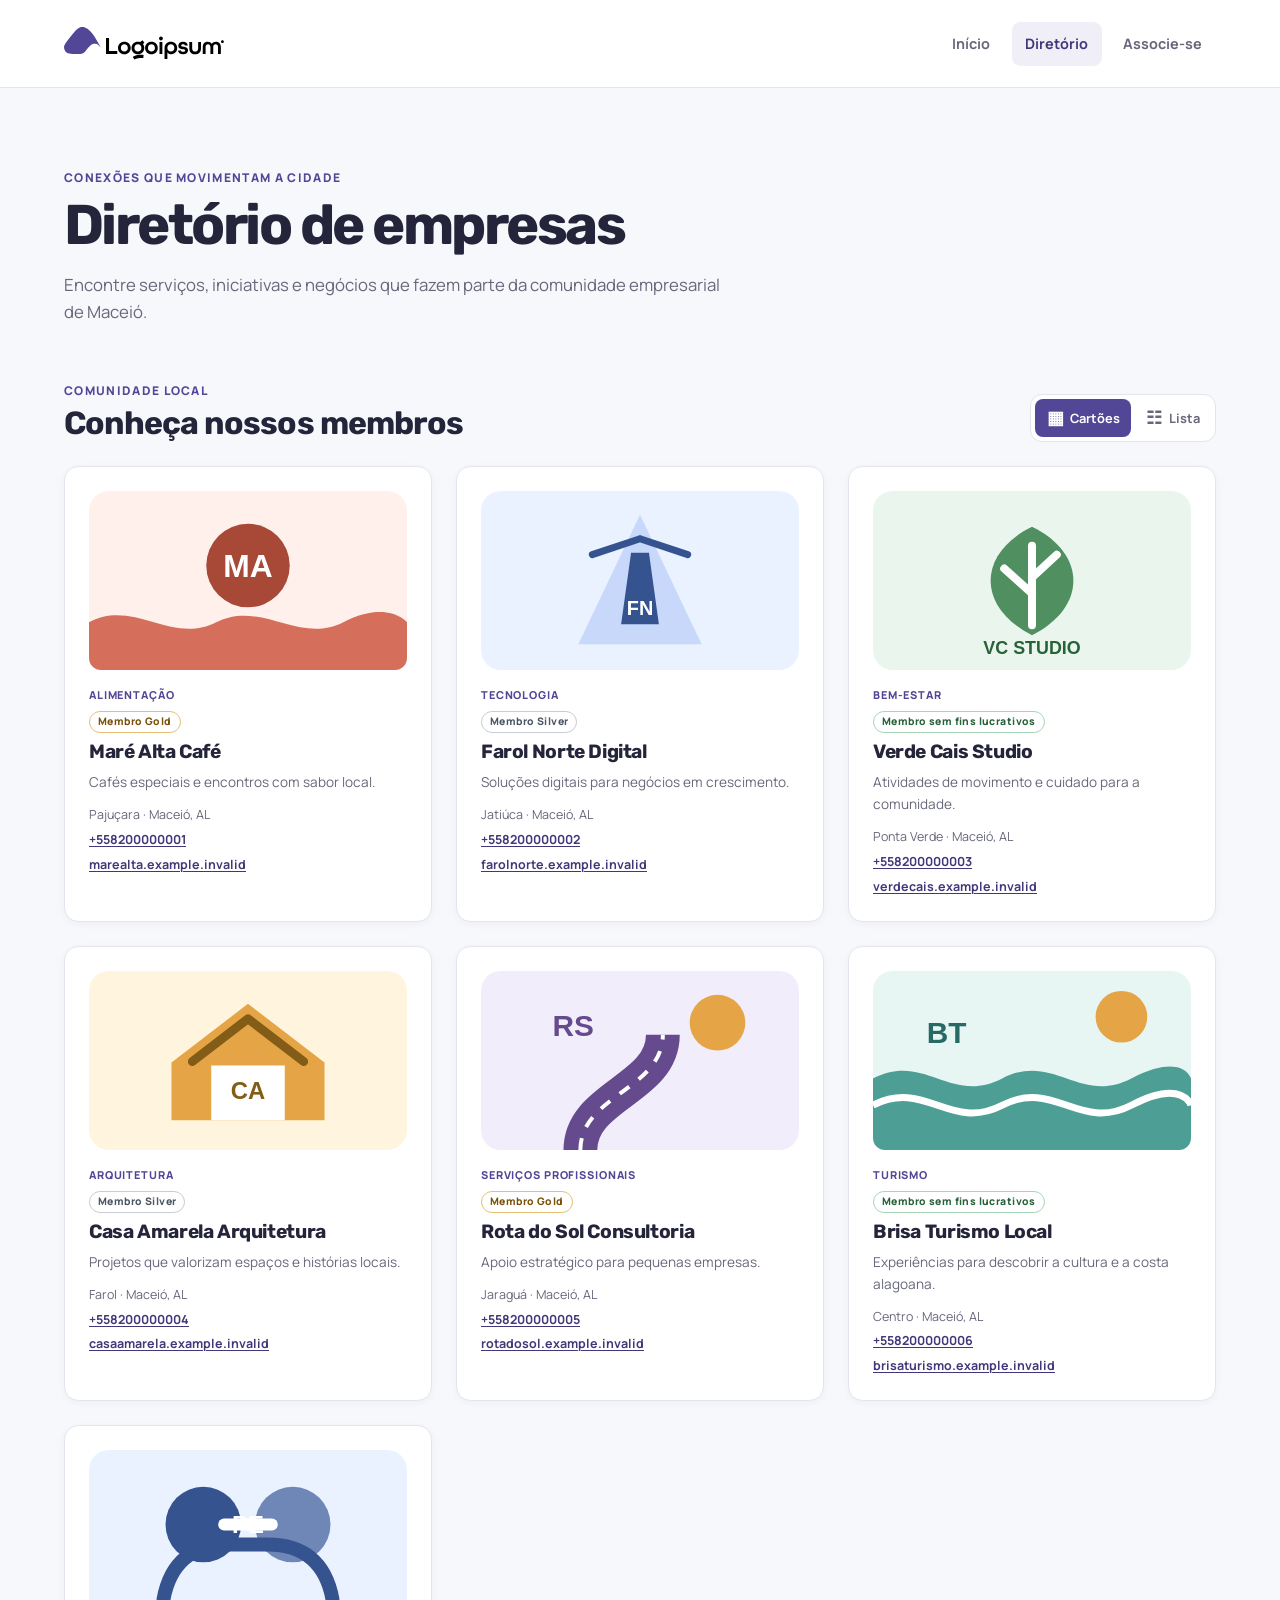
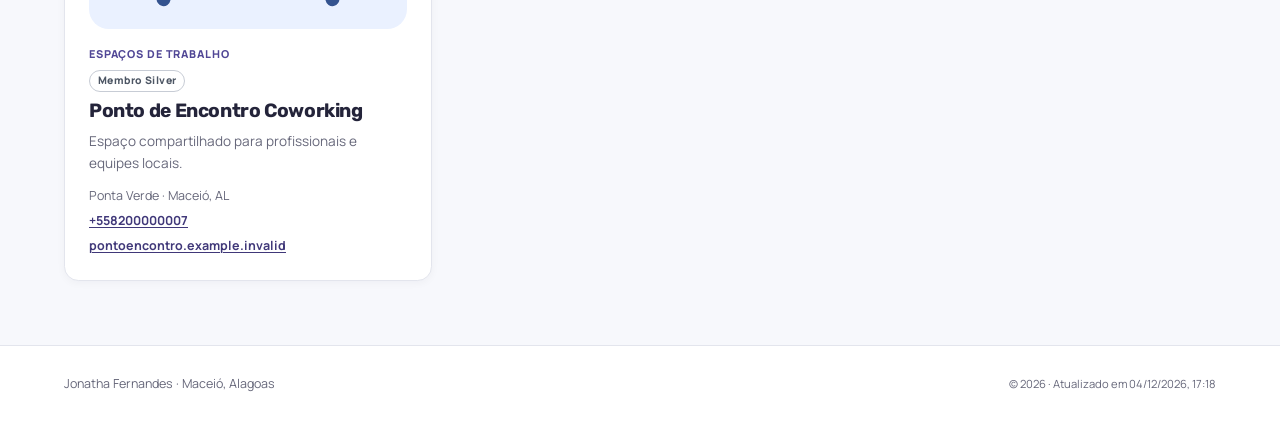
<file: camara/diretorio.html>
<!DOCTYPE html>
<html lang="pt-BR">

<head>
    <meta charset="UTF-8">
    <meta name="viewport" content="width=device-width, initial-scale=1.0">
    <meta name="description"
        content="Conheça empresas e organizações demonstrativas do diretório da Câmara de Comércio de Maceió.">
    <meta name="author" content="Jonatha Fernandes">
    <meta name="theme-color" content="#f7f8fc">
    <meta property="og:title" content="Diretório de Empresas | Câmara de Comércio de Maceió">
    <meta property="og:description"
        content="Conheça empresas e organizações demonstrativas do diretório da Câmara de Comércio de Maceió.">
    <meta property="og:image" content="https://jonathafernandes.github.io/wdd231/camara/imagens/logo-camara-comercio.svg">
    <meta property="og:url" content="https://jonathafernandes.github.io/wdd231/camara/diretorio.html">
    <meta property="og:type" content="website">
    <title>Diretório de Empresas | Câmara de Comércio de Maceió</title>
    <link rel="preconnect" href="https://fonts.googleapis.com">
    <link rel="preconnect" href="https://fonts.gstatic.com" crossorigin>
    <link
        href="https://fonts.googleapis.com/css2?family=Manrope:wght@400;500;600;700;800&family=Rubik:wght@500;600;700&display=swap"
        rel="stylesheet">
    <link rel="stylesheet" href="../estilos/normalize.css">
    <link rel="stylesheet" href="estilos/camara-pequenas.css">
    <link rel="stylesheet" href="estilos/camara-grandes.css">
    <link rel="icon" href="../favicon.ico">
    <script src="scripts/navegacao.js" defer></script>
    <script src="scripts/camara-diretorio.js" defer></script>
    <script src="../scripts/data.js" defer></script>
</head>

<body>
    <a class="skip-link" href="#conteudo-principal">Pular para o conteúdo principal</a>

    <header class="site-header">
        <div class="header-top">
            <a class="brand" href="index.html" aria-label="Câmara de Comércio de Maceió, início">
                <img src="imagens/logo-camara-comercio.svg" alt="Câmara de Comércio de Maceió" width="240" height="49">
            </a>

            <button id="menu" class="menu-button" type="button" aria-label="Abrir menu de navegação"
                aria-controls="navegacao-principal" aria-expanded="false">
                <span aria-hidden="true">☰</span>
            </button>
        </div>

        <nav id="navegacao-principal" class="site-navigation" aria-label="Navegação principal">
            <a href="index.html">Início</a>
            <a class="current-link" href="diretorio.html" aria-current="page">Diretório</a>
            <a href="associacao.html">Associe-se</a>
        </nav>
    </header>

    <main id="conteudo-principal">
        <section class="intro" aria-labelledby="page-title">
            <p class="eyebrow">Conexões que movimentam a cidade</p>
            <h1 id="page-title">Diretório de empresas</h1>
            <p class="intro-copy">Encontre serviços, iniciativas e negócios que fazem parte da comunidade empresarial de
                Maceió.</p>
        </section>

        <section class="directory" aria-labelledby="directory-title">
            <div class="directory-heading">
                <div>
                    <p class="eyebrow">Comunidade local</p>
                    <h2 id="directory-title">Conheça nossos membros</h2>
                </div>

                <div class="view-switcher" role="group" aria-label="Forma de exibição">
                    <button type="button" data-view="grid" aria-pressed="true">
                        <span aria-hidden="true">▦</span> Cartões
                    </button>
                    <button type="button" data-view="list" aria-pressed="false">
                        <span aria-hidden="true">☷</span> Lista
                    </button>
                </div>
            </div>

            <p id="status-diretorio" class="visually-hidden" aria-live="polite"></p>
            <div class="member-grid" id="lista-membros"></div>
            <noscript>
                <p>Ative o JavaScript para carregar o diretório de empresas.</p>
            </noscript>
        </section>
    </main>

    <footer class="site-footer">
        <div class="footer-inner">
            <p>Jonatha Fernandes · Maceió, Alagoas</p>
            <p class="footer-note">© <span id="anoAtual">2026</span> · Atualizado em <time id="ultimaModificacao"
                    datetime="2026-11-09">09/11/2026</time>
            </p>
        </div>
    </footer>
</body>

</html>
</file>
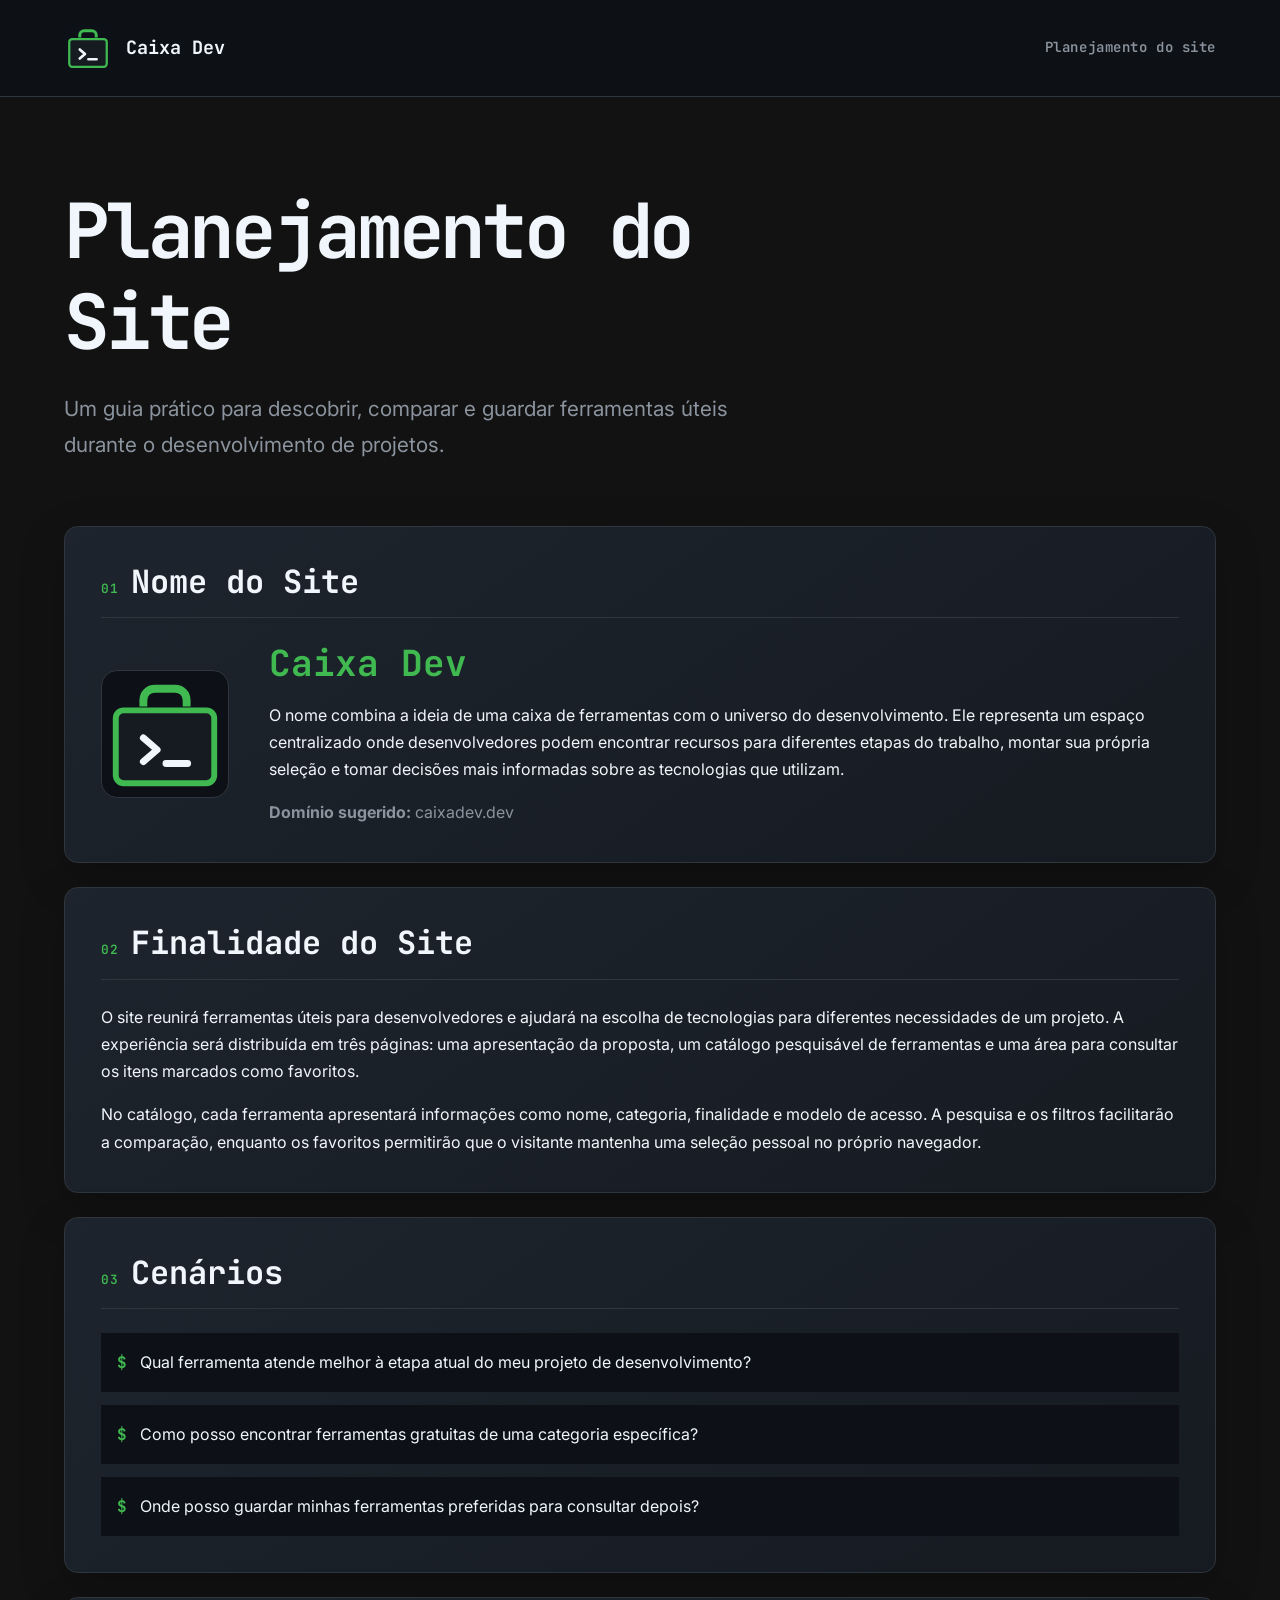
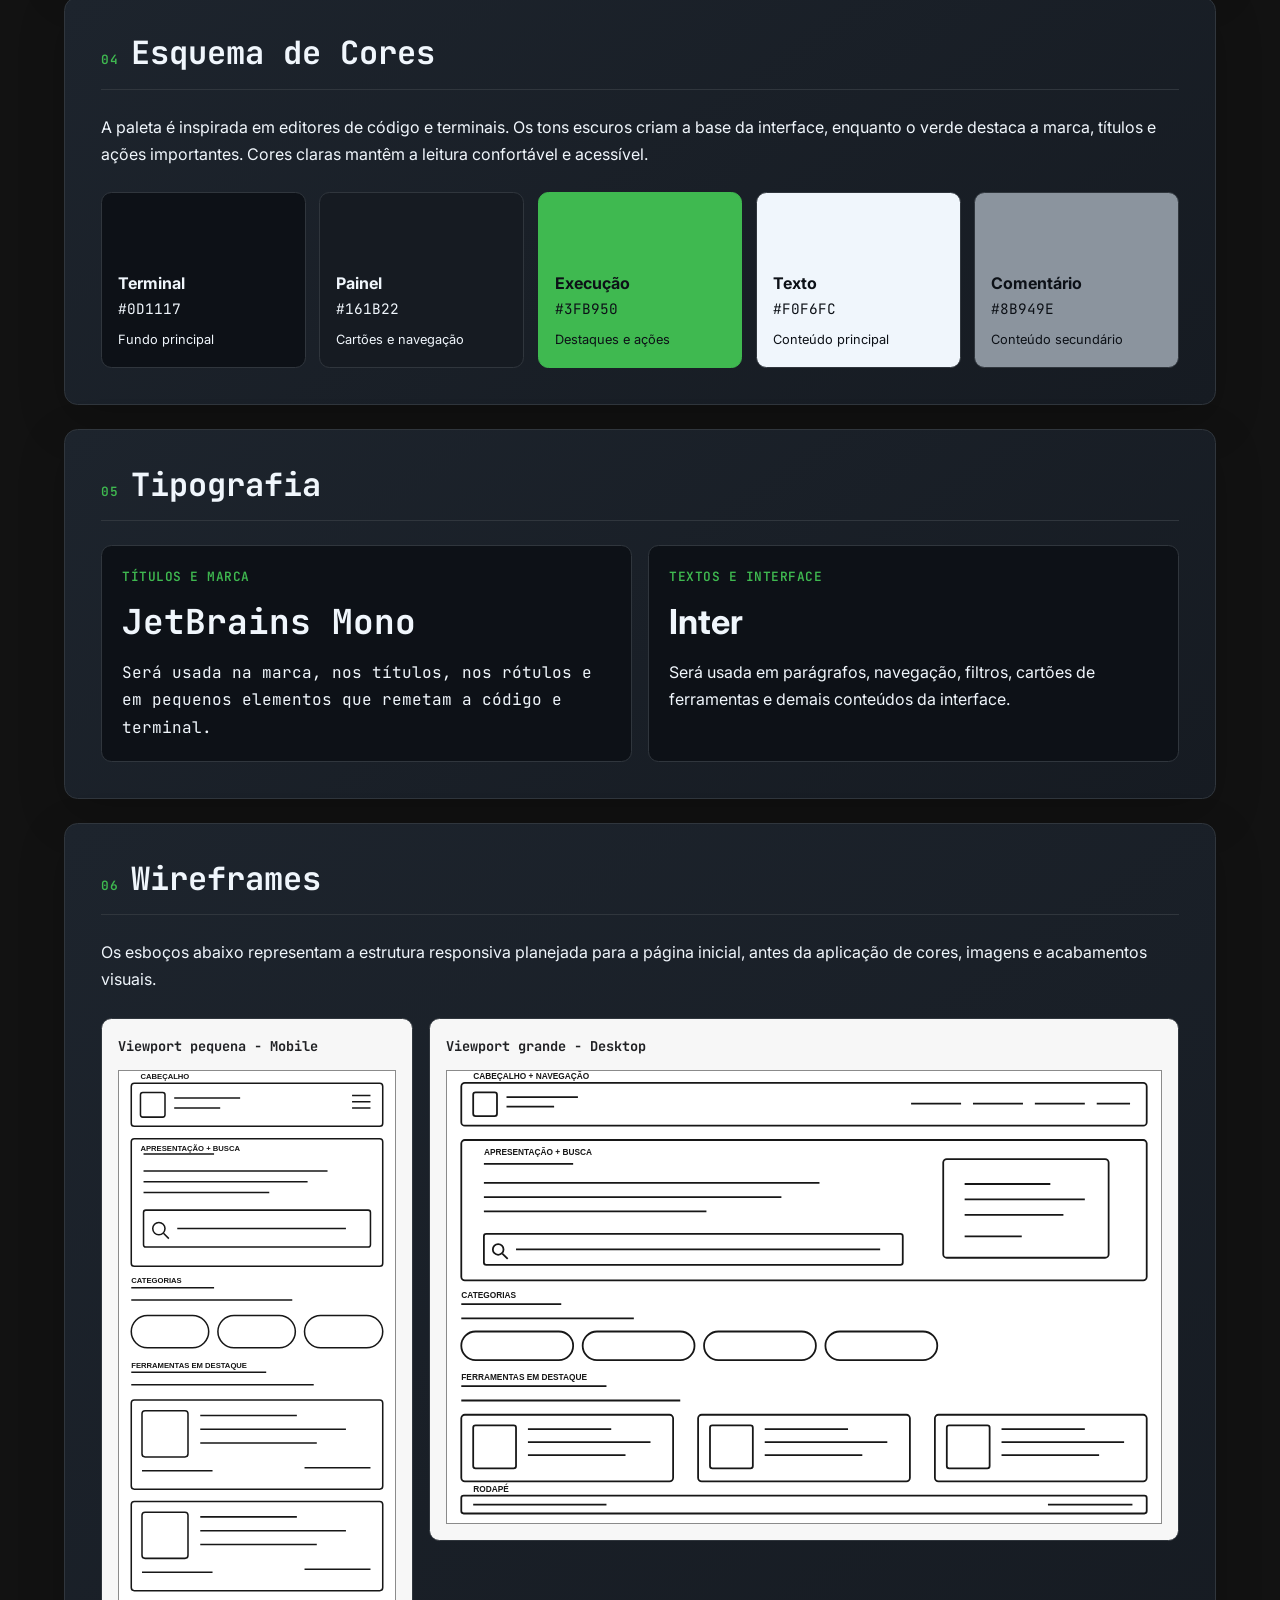
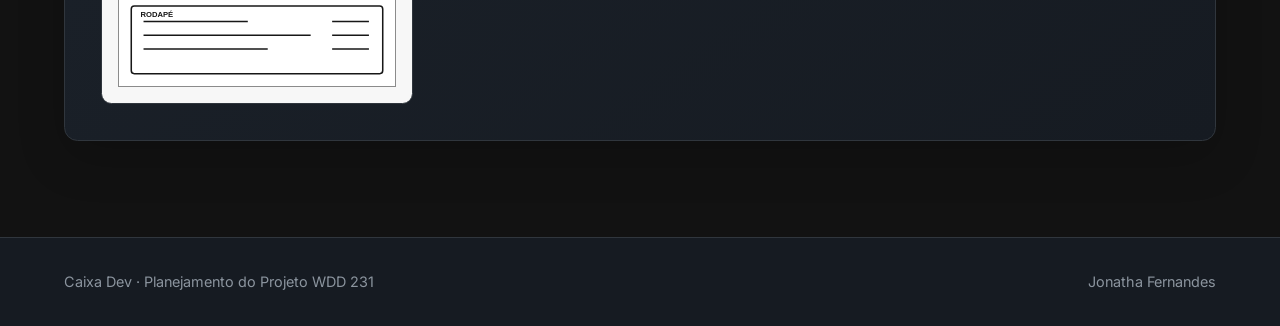
<file: final/planejamento.html>
<!DOCTYPE html>
<html lang="pt-BR">

<head>
  <meta charset="UTF-8">
  <meta name="viewport" content="width=device-width, initial-scale=1.0">
  <meta name="description"
    content="Planejamento do site Caixa Dev, um guia de ferramentas para desenvolvedores.">
  <meta name="author" content="Jonatha Fernandes">
  <title>Planejamento do Site | Caixa Dev</title>
  <link rel="preconnect" href="https://fonts.googleapis.com">
  <link rel="preconnect" href="https://fonts.gstatic.com" crossorigin>
  <link
    href="https://fonts.googleapis.com/css2?family=Inter:wght@400;500;600;700&family=JetBrains+Mono:wght@500;600;700&display=swap"
    rel="stylesheet">
  <link rel="stylesheet" href="estilos/planejamento.css">
</head>

<body>
  <a class="skip-link" href="#conteudo-principal">Pular para o conteúdo principal</a>

  <header class="page-header">
    <div class="container header-content">
      <a class="brand" href="#conteudo-principal" aria-label="Caixa Dev — início do planejamento">
        <img src="imagens/logo-caixa-dev.svg" alt="" width="64" height="64">
        <span>Caixa Dev</span>
      </a>
      <p class="header-label">Planejamento do site</p>
    </div>
  </header>

  <main id="conteudo-principal" class="container">
    <section class="hero" aria-labelledby="titulo-principal">
      <h1 id="titulo-principal">Planejamento do Site</h1>
      <p class="hero-copy">Um guia prático para descobrir, comparar e guardar ferramentas úteis durante o
        desenvolvimento de projetos.</p>
    </section>

    <section aria-labelledby="nome-site">
      <div class="section-heading">
        <p class="section-index" aria-hidden="true">01</p>
        <h2 id="nome-site">Nome do Site</h2>
      </div>
      <div class="site-card">
        <img src="imagens/logo-caixa-dev.svg" alt="Logotipo da Caixa Dev" width="144" height="144">
        <div>
          <h3>Caixa Dev</h3>
          <p>O nome combina a ideia de uma caixa de ferramentas com o universo do desenvolvimento. Ele representa um
            espaço centralizado onde desenvolvedores podem encontrar recursos para diferentes etapas do trabalho,
            montar sua própria seleção e tomar decisões mais informadas sobre as tecnologias que utilizam.</p>
          <p class="domain"><strong>Domínio sugerido:</strong> caixadev.dev</p>
        </div>
      </div>
    </section>

    <section aria-labelledby="finalidade-site">
      <div class="section-heading">
        <p class="section-index" aria-hidden="true">02</p>
        <h2 id="finalidade-site">Finalidade do Site</h2>
      </div>
      <p>O site reunirá ferramentas úteis para desenvolvedores e ajudará na escolha de tecnologias para diferentes
        necessidades de um projeto. A experiência será distribuída em três páginas: uma apresentação da proposta, um
        catálogo pesquisável de ferramentas e uma área para consultar os itens marcados como favoritos.</p>
      <p>No catálogo, cada ferramenta apresentará informações como nome, categoria, finalidade e modelo de acesso. A
        pesquisa e os filtros facilitarão a comparação, enquanto os favoritos permitirão que o visitante mantenha uma
        seleção pessoal no próprio navegador.</p>
    </section>

    <section aria-labelledby="cenarios-site">
      <div class="section-heading">
        <p class="section-index" aria-hidden="true">03</p>
        <h2 id="cenarios-site">Cenários</h2>
      </div>
      <ul class="scenario-list">
        <li>
          <span aria-hidden="true">$</span>
          <p>Qual ferramenta atende melhor à etapa atual do meu projeto de desenvolvimento?</p>
        </li>
        <li>
          <span aria-hidden="true">$</span>
          <p>Como posso encontrar ferramentas gratuitas de uma categoria específica?</p>
        </li>
        <li>
          <span aria-hidden="true">$</span>
          <p>Onde posso guardar minhas ferramentas preferidas para consultar depois?</p>
        </li>
      </ul>
    </section>

    <section aria-labelledby="cores-site">
      <div class="section-heading">
        <p class="section-index" aria-hidden="true">04</p>
        <h2 id="cores-site">Esquema de Cores</h2>
      </div>
      <p>A paleta é inspirada em editores de código e terminais. Os tons escuros criam a base da interface, enquanto o
        verde destaca a marca, títulos e ações importantes. Cores claras mantêm a leitura confortável e acessível.</p>
      <ul class="palette">
        <li class="swatch swatch-background">
          <p>Terminal</p>
          <code>#0D1117</code>
          <span>Fundo principal</span>
        </li>
        <li class="swatch swatch-surface">
          <p>Painel</p>
          <code>#161B22</code>
          <span>Cartões e navegação</span>
        </li>
        <li class="swatch swatch-accent">
          <p>Execução</p>
          <code>#3FB950</code>
          <span>Destaques e ações</span>
        </li>
        <li class="swatch swatch-text">
          <p>Texto</p>
          <code>#F0F6FC</code>
          <span>Conteúdo principal</span>
        </li>
        <li class="swatch swatch-muted">
          <p>Comentário</p>
          <code>#8B949E</code>
          <span>Conteúdo secundário</span>
        </li>
      </ul>
    </section>

    <section aria-labelledby="tipografia-site">
      <div class="section-heading">
        <p class="section-index" aria-hidden="true">05</p>
        <h2 id="tipografia-site">Tipografia</h2>
      </div>
      <div class="typography-grid">
        <article class="type-card type-mono">
          <p class="type-label">Títulos e marca</p>
          <p class="type-sample">JetBrains Mono</p>
          <p>Será usada na marca, nos títulos, nos rótulos e em pequenos elementos que remetam a código e terminal.</p>
        </article>
        <article class="type-card">
          <p class="type-label">Textos e interface</p>
          <p class="type-sample">Inter</p>
          <p>Será usada em parágrafos, navegação, filtros, cartões de ferramentas e demais conteúdos da interface.</p>
        </article>
      </div>
    </section>

    <section aria-labelledby="wireframes-site">
      <div class="section-heading">
        <p class="section-index" aria-hidden="true">06</p>
        <h2 id="wireframes-site">Wireframes</h2>
      </div>
      <p>Os esboços abaixo representam a estrutura responsiva planejada para a página inicial, antes da aplicação de
        cores, imagens e acabamentos visuais.</p>
      <div class="wireframe-grid">
        <figure class="wireframe-panel wireframe-mobile">
          <figcaption>Viewport pequena - Mobile</figcaption>
          <img src="imagens/wireframe-mobile.svg"
            alt="Wireframe mobile com cabeçalho, apresentação, busca, categorias, ferramentas em destaque e rodapé"
            width="360" height="800">
        </figure>
        <figure class="wireframe-panel wireframe-desktop">
          <figcaption>Viewport grande - Desktop</figcaption>
          <img src="imagens/wireframe-desktop.svg"
            alt="Wireframe desktop com navegação horizontal, apresentação e busca, categorias, grade de ferramentas e rodapé"
            width="1200" height="760">
        </figure>
      </div>
    </section>
  </main>

  <footer>
    <div class="container footer-content">
      <p>Caixa Dev · Planejamento do Projeto WDD 231</p>
      <p>Jonatha Fernandes</p>
    </div>
  </footer>
</body>

</html>
</file>
<file: estilos/telas-pequenas.css>
:root {
  --background: #ffffff;
  --surface: #f9fafb;
  --surface-tint: rgb(219 233 232 / 53%);
  --border: #d1d5db;
  --border-strong: #bebaba;
  --primary: #514796;
  --primary-dark: #403879;
  --text: #212121;
  --text-muted: #4b5563;
  --completed: #dcefe5;
  --max-width: 67rem;
  color-scheme: light;
  font-family: "Manrope", sans-serif;
}

* {
  box-sizing: border-box;
}

html {
  background: var(--background);
  scroll-behavior: smooth;
}

body {
  min-width: 20rem;
  min-height: 100vh;
  background: var(--background);
  color: var(--text);
  font-family: "Manrope", sans-serif;
  font-weight: 500;
  line-height: 1.6;
}

img {
  display: block;
  max-width: 100%;
  height: auto;
}

a {
  color: inherit;
}

button,
a {
  -webkit-tap-highlight-color: transparent;
}

button {
  font-family: "Rubik", sans-serif;
}

.skip-link {
  position: fixed;
  top: 0.5rem;
  left: 0.5rem;
  z-index: 100;
  padding: 0.65rem 1rem;
  background: var(--primary);
  color: #ffffff;
  font-weight: 700;
  transform: translateY(-150%);
}

.skip-link:focus {
  transform: translateY(0);
}

header {
  width: min(100% - 2rem, var(--max-width));
  margin-inline: auto;
  border-bottom: 2px solid var(--border-strong);
  background: var(--background);
}

.site-header {
  display: flex;
  align-items: center;
  justify-content: space-between;
  width: 100%;
  min-height: 5rem;
}

.brand {
  display: flex;
  align-items: center;
  gap: 0.5rem;
  color: var(--text);
  font-size: clamp(1rem, 5vw, 1.15rem);
  font-weight: 500;
  text-decoration: none;
}

.brand img {
  width: 2.75rem;
  height: 2.75rem;
}

.menu-button {
  display: grid;
  width: 3rem;
  height: 3rem;
  padding: 0;
  place-items: center;
  border: 0;
  border-radius: 0.25rem;
  background: transparent;
  color: var(--text);
  cursor: pointer;
  font-size: 1.5rem;
}

.navigation {
  background: var(--background);
}

.navigation ul {
  display: none;
  margin: 0;
  padding: 0;
  list-style: none;
}

.navigation.open ul {
  display: block;
}

.navigation a {
  display: block;
  min-height: 3rem;
  padding: 0.75rem 1rem;
  border-top: 1px solid var(--border);
  color: var(--text);
  font-size: 0.85rem;
  font-weight: 700;
  text-decoration: none;
}

.navigation a:hover,
.navigation a:focus-visible,
.navigation a.active {
  background: var(--surface-tint);
  color: var(--primary);
}

:focus-visible {
  outline: 3px solid var(--primary);
  outline-offset: 3px;
}

main {
  width: min(100% - 2rem, var(--max-width));
  margin-inline: auto;
  padding-block: 4rem 5rem;
}

h1 {
  max-width: 50rem;
  margin: 0 0 4rem;
  font-size: clamp(2rem, 9vw, 3rem);
  font-weight: 700;
  letter-spacing: -0.035em;
  line-height: 1.05;
}

h1 span {
  display: block;
  margin-bottom: 1rem;
  color: var(--primary);
  font-size: 0.82rem;
  font-weight: 500;
  letter-spacing: 0.08em;
  text-transform: uppercase;
}

.content-grid {
  display: grid;
  gap: 2rem;
}

.card {
  overflow: hidden;
  border: 1px solid var(--border);
  border-radius: 1rem;
  background: linear-gradient(135deg, #f9fafb, #f3f4f6);
  box-shadow: 0 1px 2px rgb(0 0 0 / 5%);
  transition: border-color 180ms ease, box-shadow 180ms ease, transform 180ms ease;
}

.card:hover {
  border-color: var(--primary);
  box-shadow: 0 20px 50px rgb(81 71 150 / 12%);
  transform: translateY(-2px);
}

.card h2 {
  margin: 0;
  padding: 1.5rem 1.5rem 0;
  border: 0;
  background: transparent;
  color: var(--primary);
  font-size: 0.8rem;
  font-weight: 500;
  letter-spacing: 0.08em;
  line-height: 1.3;
  text-align: left;
  text-transform: uppercase;
}

.card-content {
  padding: 1.25rem 1.5rem 1.5rem;
}

.card-content p:first-child {
  margin-top: 0;
}

.card-content p:last-child {
  margin-bottom: 0;
}

.photo-wrapper {
  display: grid;
  place-items: center;
}

.photo-wrapper img {
  width: min(100%, 18rem);
  aspect-ratio: 1;
  border: 1px solid var(--border);
  border-radius: 0.5rem;
  object-fit: cover;
}

.course-filters {
  display: grid;
  grid-template-columns: repeat(3, 1fr);
  gap: 0.5rem;
  margin-bottom: 1rem;
}

.course-filters button {
  min-height: 2.75rem;
  padding: 0.55rem 0.4rem;
  border: 1px solid var(--primary);
  border-radius: 0.25rem;
  background: #ffffff;
  color: var(--text);
  cursor: pointer;
  font-weight: 500;
}

.course-filters button:hover,
.course-filters button:focus-visible,
.course-filters button.active {
  background: var(--primary);
  color: #ffffff;
}

.course-list {
  display: grid;
  gap: 0.75rem;
}

.course-card,
.curso {
  padding: 0.8rem 1rem;
  border: 1px solid var(--border);
  border-radius: 0.375rem;
  background: #ffffff;
  color: var(--text);
  font-weight: 700;
  text-align: center;
  cursor: pointer;
}

.course-card.completed,
.curso.completed {
  border-color: var(--primary);
  background: var(--completed);
  color: var(--primary-dark);
}

dialog {
  width: min(calc(100% - 2rem), 36rem);
  max-height: calc(100vh - 2rem);
  padding: 2.75rem 1.5rem 1.75rem;
  overflow-y: auto;
  border: 1px solid var(--border);
  border-radius: 1rem;
  background: linear-gradient(135deg, #f9fafb, #f3f4f6);
  color: var(--text);
  box-shadow: 0 24px 70px rgb(33 33 33 / 24%);
}

dialog::backdrop {
  background: rgb(33 33 33 / 65%);
  backdrop-filter: blur(2px);
}

dialog h2 {
  margin: 0 3rem 0.4rem 0;
  color: var(--primary);
  font-size: 0.8rem;
  font-weight: 700;
  letter-spacing: 0.08em;
  line-height: 1.3;
  text-transform: uppercase;
}

dialog h3 {
  margin: 0 3rem 1.25rem 0;
  font-size: clamp(1.35rem, 6vw, 1.75rem);
  line-height: 1.25;
}

dialog p {
  margin: 0;
  padding-top: 1rem;
  border-top: 1px solid var(--border);
  color: var(--text-muted);
}

dialog p + p {
  margin-top: 1rem;
}

dialog p strong {
  color: var(--text);
}

#fecharModal {
  position: absolute;
  top: 1rem;
  right: 1rem;
  width: 2.5rem;
  height: 2.5rem;
  padding: 0;
  place-items: center;
  border-radius: 0.375rem;
  background: #ffffff;
  color: var(--primary);
  cursor: pointer;
  font-size: 1.35rem;
  font-weight: 700;
  line-height: 1;
}

.credits {
  margin-top: 1rem;
  color: var(--text-muted);
  font-size: 0.9rem;
  text-align: center;
}

footer {
  width: min(100% - 2rem, var(--max-width));
  margin: 0 auto 4rem;
  padding: 2rem;
  border: 2px solid var(--border-strong);
  border-radius: 1rem;
  background: var(--surface-tint);
  color: var(--text-muted);
  font-size: 0.9rem;
  text-align: left;
}

.social-links {
  display: flex;
  justify-content: flex-start;
  gap: 0.35rem;
  margin-bottom: 1rem;
}

.social-links a {
  display: grid;
  width: 2.25rem;
  height: 2.25rem;
  place-items: center;
  border: 0;
  background: transparent;
  color: #52525b;
  transition: color 160ms ease, transform 160ms ease;
}

.social-links a:hover,
.social-links a:focus-visible {
  color: var(--primary);
  transform: scale(1.06);
}

.social-links svg {
  width: 2rem;
  height: 2rem;
  fill: currentcolor;
}

footer p {
  margin: 0.35rem 0;
}

footer::after {
  display: block;
  height: 0.25rem;
  margin-top: 0.9rem;
  border-radius: 999px;
  background: var(--primary);
  content: "";
}
</file>
<file: estilos/telas-grandes.css>
@media screen and (min-width: 48rem) {
  header {
    display: grid;
    grid-template-columns: auto 1fr;
    align-items: center;
    min-height: 6.5rem;
  }

  .site-header { min-height: auto; }
  .menu-button { display: none; }

  .navigation ul {
    display: flex;
    justify-content: flex-end;
    width: 100%;
  }

  .navigation li { flex: none; }

  .navigation a {
    min-height: auto;
    padding-inline: 1rem;
    border-top: 0;
    border-bottom: 2px solid transparent;
    text-align: center;
    text-transform: uppercase;
  }

  .navigation a:hover,
  .navigation a:focus-visible,
  .navigation a.active { border-bottom-color: var(--primary); }

  main { padding-block: 5rem 6rem; }

  .content-grid {
    grid-template-columns: minmax(0, 3fr) minmax(17rem, 2fr);
  }

  .courses-card { grid-column: 1 / -1; }

  .course-list {
    grid-template-columns: repeat(3, minmax(0, 1fr));
  }

  .card-content { padding: 1.25rem 2rem 2rem; }
  .card h2 { padding: 2rem 2rem 0; }
}

@media screen and (min-width: 70rem) {
  .content-grid { gap: 2.5rem; }
  .course-filters { gap: 1rem; }
}
</file>
<file: camara/estilos/camara-pequenas.css>
:root {
  --chamber-ink: #24243a;
  --chamber-muted: #66677a;
  --chamber-primary: #514796;
  --chamber-primary-dark: #403879;
  --chamber-accent: #e5a546;
  --chamber-background: #f7f8fc;
  --chamber-surface: #ffffff;
  --chamber-border: #e3e5ed;
  --chamber-max-width: 72rem;
  color-scheme: light;
  font-family: "Manrope", sans-serif;
}

* {
  box-sizing: border-box;
}

html {
  min-width: 20rem;
  background: var(--chamber-background);
  scroll-behavior: smooth;
}

body {
  min-width: 20rem;
  min-height: 100vh;
  margin: 0;
  background: var(--chamber-background);
  color: var(--chamber-ink);
  font-family: "Manrope", sans-serif;
  font-size: 1rem;
  line-height: 1.6;
}

a {
  color: inherit;
}

img {
  display: block;
  max-width: 100%;
  height: auto;
}

:focus-visible {
  outline: 3px solid var(--chamber-accent);
  outline-offset: 3px;
}

.visually-hidden {
  position: absolute;
  width: 1px;
  height: 1px;
  overflow: hidden;
  clip: rect(0, 0, 0, 0);
  white-space: nowrap;
  clip-path: inset(50%);
}

.skip-link {
  position: fixed;
  z-index: 5;
  top: 0.5rem;
  left: 0.5rem;
  padding: 0.7rem 1rem;
  transform: translateY(-150%);
  background: var(--chamber-ink);
  color: #ffffff;
  font-weight: 700;
}

.skip-link:focus {
  transform: translateY(0);
}

.site-header {
  display: flex;
  flex-direction: column;
  padding: 1rem max(1.25rem, calc((100% - var(--chamber-max-width)) / 2));
  border-bottom: 1px solid var(--chamber-border);
  background: var(--chamber-surface);
}

.header-top {
  display: flex;
  width: 100%;
  align-items: center;
  justify-content: space-between;
  gap: 1rem;
}

.brand {
  display: inline-flex;
  align-items: center;
  align-self: flex-start;
  color: var(--chamber-ink);
  text-decoration: none;
}

.brand img {
  width: min(10rem, 100%);
  height: auto;
}

.menu-button {
  display: grid;
  width: 2.75rem;
  height: 2.75rem;
  flex: none;
  padding: 0;
  place-items: center;
  border: 0;
  background: var(--chamber-surface);
  color: var(--chamber-ink);
  cursor: pointer;
  font-size: 1.35rem;
}

.site-navigation {
  display: none;
  flex-direction: column;
  gap: 0.5rem;
  width: 100%;
  margin-top: 0.75rem;
}

.site-navigation.open {
  display: flex;
}

.site-navigation a {
  display: inline-flex;
  min-height: 2.75rem;
  align-items: center;
  padding: 0.5rem 0.85rem;
  border-radius: 0.55rem;
  color: var(--chamber-muted);
  font-size: 0.9rem;
  font-weight: 700;
  text-decoration: none;
  transition: background-color 160ms ease, color 160ms ease;
  width: 100%;
}

.site-navigation a:hover,
.site-navigation a:focus-visible {
  background: #f0eff8;
  color: var(--chamber-primary-dark);
}

.site-navigation .current-link {
  background: #f0eff8;
  color: var(--chamber-primary-dark);
}

main {
  width: min(100% - 2rem, var(--chamber-max-width));
  margin-inline: auto;
}

.intro {
  padding-block: 3.25rem 2.25rem;
}

.eyebrow {
  margin: 0 0 0.5rem;
  color: var(--chamber-primary);
  font-size: 0.75rem;
  font-weight: 800;
  letter-spacing: 0.11em;
  text-transform: uppercase;
}

h1,
h2,
h3,
p {
  overflow-wrap: anywhere;
}

h1,
h2,
h3 {
  font-family: "Rubik", sans-serif;
}

h1 {
  max-width: 45rem;
  margin: 0;
  font-size: clamp(2rem, 8vw, 3.5rem);
  font-weight: 700;
  letter-spacing: -0.045em;
  line-height: 1.08;
}

.intro-copy {
  max-width: 42rem;
  margin: 1rem 0 0;
  color: var(--chamber-muted);
  font-size: 1rem;
}

.directory {
  padding-block: 0.5rem 4rem;
}

.directory-heading {
  display: flex;
  flex-direction: column;
  gap: 1.25rem;
  align-items: flex-start;
  justify-content: space-between;
  margin-bottom: 1.25rem;
}

.directory-heading .eyebrow {
  margin-bottom: 0.2rem;
}

h2 {
  margin: 0;
  font-size: clamp(1.45rem, 6vw, 2rem);
  letter-spacing: -0.03em;
  line-height: 1.2;
}

.view-switcher {
  display: flex;
  flex-wrap: wrap;
  gap: 0.25rem;
  margin: 0;
  padding: 0.25rem;
  border: 1px solid var(--chamber-border);
  border-radius: 0.75rem;
  background: var(--chamber-surface);
}

.view-switcher button {
  display: inline-flex;
  min-height: 2.4rem;
  align-items: center;
  gap: 0.4rem;
  padding: 0.45rem 0.7rem;
  border: 0;
  border-radius: 0.5rem;
  background: transparent;
  color: var(--chamber-muted);
  cursor: pointer;
  font-size: 0.8rem;
  font-weight: 700;
  transition: background-color 160ms ease, color 160ms ease;
}

.view-switcher button span {
  font-size: 1.1rem;
  line-height: 1;
}

.view-switcher button[aria-pressed="true"] {
  background: var(--chamber-primary);
  color: #ffffff;
}

.view-switcher button:focus-visible {
  outline: 3px solid var(--chamber-accent);
  outline-offset: 2px;
}

.member-grid {
  display: grid;
  grid-template-columns: minmax(0, 1fr);
  gap: 1rem;
}

.member-card {
  display: grid;
  grid-template-columns: 5.5rem minmax(0, 1fr);
  align-items: start;
  gap: 0.9rem;
  min-width: 0;
  padding: 1rem;
  border: 1px solid var(--chamber-border);
  border-radius: 0.9rem;
  background: var(--chamber-surface);
  box-shadow: 0 2px 8px rgb(34 36 58 / 4%);
  transition: border-color 160ms ease, box-shadow 160ms ease, transform 160ms ease;
}

.member-card:hover {
  transform: translateY(-2px);
  border-color: #c8c4e2;
  box-shadow: 0 12px 28px rgb(34 36 58 / 9%);
}

.member-logo {
  width: 5.5rem;
  aspect-ratio: 16 / 9;
  object-fit: cover;
  border-radius: 0.75rem;
}

.member-info {
  min-width: 0;
}

.member-category {
  margin: 0 0 0.25rem;
  color: var(--chamber-primary);
  font-size: 0.68rem;
  font-weight: 800;
  letter-spacing: 0.08em;
  text-transform: uppercase;
}

.member-level {
  display: inline-block;
  width: fit-content;
  margin: 0 0 0.45rem;
  padding: 0.2rem 0.5rem;
  border: 1px solid transparent;
  border-radius: 999px;
  font-size: 0.65rem;
  font-weight: 800;
  letter-spacing: 0.04em;
  line-height: 1.3;
}

.level-gold {
  border-color: #e5c273;
  color: #79530b;
}

.level-silver {
  border-color: #c7ccd5;
  color: #4d5664;
}

.level-nonprofit {
  border-color: #a8d5b3;
  color: #286239;
}

.member-level:not(.level-gold):not(.level-silver):not(.level-nonprofit) {
  border-color: var(--chamber-border);
  background: var(--chamber-background);
  color: var(--chamber-muted);
}

.member-info h3 {
  margin: 0;
  font-size: 1.1rem;
  letter-spacing: -0.02em;
  line-height: 1.3;
}

.member-description {
  margin: 0.45rem 0 0.7rem;
  color: var(--chamber-muted);
  font-size: 0.85rem;
}

.member-info address,
.member-info a {
  display: block;
  margin-top: 0.3rem;
  color: var(--chamber-muted);
  font-size: 0.78rem;
  font-style: normal;
  overflow-wrap: anywhere;
}

.member-info a {
  color: var(--chamber-primary-dark);
  font-weight: 700;
  text-decoration-thickness: 1px;
  text-underline-offset: 0.16em;
}

.member-info a:hover {
  color: var(--chamber-primary);
}

.member-grid.is-list {
  grid-template-columns: minmax(0, 1fr);
}

.member-grid.is-list .member-card {
  grid-template-columns: minmax(0, 1fr);
  border-radius: 0;
  box-shadow: none;
}

.member-grid.is-list .member-logo {
  display: none;
}

.member-grid.is-list .member-card:nth-child(even) {
  background: #f0eff8;
}

.home-main {
  width: min(100% - 2rem, var(--chamber-max-width));
}

.home-hero {
  display: grid;
  gap: 2rem;
  padding-block: 2.5rem 3.5rem;
}

.hero-content {
  align-self: center;
}

.hero-copy {
  max-width: 38rem;
  margin: 1rem 0 0;
  color: var(--chamber-muted);
}

.primary-action {
  display: inline-flex;
  min-height: 3rem;
  align-items: center;
  justify-content: center;
  margin-top: 1.5rem;
  padding: 0.7rem 1.15rem;
  border-radius: 0.65rem;
  background: var(--chamber-primary);
  color: #ffffff;
  font-weight: 800;
  text-decoration: none;
  transition: background-color 160ms ease, transform 160ms ease;
}

.primary-action:hover {
  transform: translateY(-2px);
  background: var(--chamber-primary-dark);
}

.hero-visual {
  position: relative;
  overflow: hidden;
  border-radius: 1.25rem;
  box-shadow: 0 18px 45px rgb(34 36 58 / 12%);
}

.hero-visual img {
  width: 100%;
}

.hero-visual .primary-action {
  position: absolute;
  bottom: 1rem;
  left: 1rem;
  margin: 0;
  box-shadow: 0 8px 24px rgb(34 36 58 / 24%);
}

.home-section {
  padding-block: 1rem 4rem;
}

.section-heading {
  display: grid;
  gap: 0.75rem;
  margin-bottom: 1.5rem;
}

.section-heading > p {
  max-width: 38rem;
  margin: 0;
  color: var(--chamber-muted);
  font-size: 0.9rem;
}

.events-grid,
.spotlights-grid {
  display: grid;
  grid-template-columns: minmax(0, 1fr);
  gap: 1rem;
}

.event-card,
.current-weather,
.forecast {
  min-width: 0;
  padding: 1.25rem;
  border: 1px solid var(--chamber-border);
  border-radius: 0.9rem;
  background: var(--chamber-surface);
  box-shadow: 0 2px 8px rgb(34 36 58 / 4%);
}

.event-card time {
  color: var(--chamber-primary);
  font-size: 0.75rem;
  font-weight: 800;
  letter-spacing: 0.06em;
  text-transform: uppercase;
}

.event-card h3,
.current-weather h3,
.forecast h3 {
  margin: 0.5rem 0 0;
  font-size: 1.05rem;
}

.event-card p,
.weather-description {
  margin: 0.6rem 0 0;
  color: var(--chamber-muted);
  font-size: 0.86rem;
}

.weather-panel {
  display: grid;
  gap: 1rem;
}

.current-weather {
  background: var(--chamber-primary-dark);
  color: #ffffff;
}

.current-weather h3,
.current-weather .weather-description,
.current-weather .data-status {
  color: inherit;
}

.current-temperature {
  margin: 1rem 0 0;
  font-family: "Rubik", sans-serif;
  font-size: clamp(2.5rem, 14vw, 4.5rem);
  font-weight: 700;
  letter-spacing: -0.05em;
  line-height: 1;
}

.forecast-list {
  display: grid;
  gap: 0.75rem;
  margin-top: 1rem;
  min-height: 4.5rem;
}

.forecast-item {
  display: flex;
  align-items: center;
  justify-content: space-between;
  gap: 1rem;
  padding-block: 0.65rem;
  border-top: 1px solid var(--chamber-border);
}

.data-status {
  margin: 0.75rem 0 0;
  color: var(--chamber-muted);
  font-size: 0.82rem;
}

.spotlights-grid .member-card {
  grid-template-columns: 5.5rem minmax(0, 1fr);
}

.spotlights-grid:empty {
  min-height: 1rem;
}

.join-main,
.thanks-main {
  padding-block: 3rem 4rem;
}

.join-intro,
.thanks-intro {
  max-width: 46rem;
  margin-bottom: 2rem;
}

.join-intro > p:last-child,
.thanks-intro > p:last-child {
  margin: 1rem 0 0;
  color: var(--chamber-muted);
}

.join-layout {
  display: grid;
  gap: 2rem;
}

.join-form,
.confirmation-card {
  min-width: 0;
  padding: 1.25rem;
  border: 1px solid var(--chamber-border);
  border-radius: 1rem;
  background: var(--chamber-surface);
  box-shadow: 0 8px 30px rgb(34 36 58 / 7%);
}

.form-heading,
.membership-heading,
.confirmation-heading {
  margin-bottom: 1.5rem;
}

.form-heading > p:last-child,
.membership-heading > p:last-child {
  margin: 0.65rem 0 0;
  color: var(--chamber-muted);
  font-size: 0.9rem;
}

.form-grid {
  display: grid;
  gap: 1rem;
}

.form-field {
  display: grid;
  gap: 0.4rem;
  min-width: 0;
  color: var(--chamber-ink);
  font-size: 0.9rem;
  font-weight: 700;
}

.form-field input,
.form-field select,
.form-field textarea {
  width: 100%;
  min-height: 3rem;
  padding: 0.7rem 0.8rem;
  border: 1px solid #c8cad5;
  border-radius: 0.6rem;
  background-color: #ffffff;
  color: var(--chamber-ink);
  font: inherit;
  font-weight: 500;
  transition: border-color 160ms ease, box-shadow 160ms ease;
}

.form-field select {
  appearance: none;
  padding-right: 2.75rem;
  background-image: linear-gradient(45deg, transparent 50%, var(--chamber-primary) 50%),
    linear-gradient(135deg, var(--chamber-primary) 50%, transparent 50%);
  background-position: calc(100% - 1.15rem) 1.3rem, calc(100% - 0.8rem) 1.3rem;
  background-repeat: no-repeat;
  background-size: 0.4rem 0.4rem, 0.4rem 0.4rem;
}

.form-field textarea {
  min-height: 8rem;
  resize: vertical;
}

.form-field input:focus,
.form-field select:focus,
.form-field textarea:focus {
  border-color: var(--chamber-primary);
  box-shadow: 0 0 0 3px rgb(81 71 150 / 14%);
  outline: 0;
}

.form-field input::placeholder {
  color: #7a7c8e;
}

.submit-button {
  display: inline-flex;
  min-height: 3rem;
  align-items: center;
  justify-content: center;
  margin-top: 1.5rem;
  padding: 0.7rem 1.2rem;
  border: 0;
  border-radius: 0.65rem;
  background: var(--chamber-primary);
  color: #ffffff;
  cursor: pointer;
  font: inherit;
  font-weight: 800;
  transition: background-color 160ms ease, transform 160ms ease;
}

.submit-button:hover {
  transform: translateY(-2px);
  background: var(--chamber-primary-dark);
}

.membership-cards {
  display: grid;
  gap: 1rem;
}

.membership-option {
  padding: 1.15rem;
  border: 1px solid var(--chamber-border);
  border-left: 0.35rem solid var(--chamber-primary);
  border-radius: 0.85rem;
  background: var(--chamber-surface);
  box-shadow: 0 4px 16px rgb(34 36 58 / 5%);
  animation: membership-card-entry 600ms ease-out both;
}

.membership-option:nth-child(2) {
  animation-delay: 120ms;
}

.membership-option:nth-child(3) {
  animation-delay: 240ms;
}

.membership-option:nth-child(4) {
  animation-delay: 360ms;
}

.membership-bronze {
  border-left-color: #a9652b;
}

.membership-silver {
  border-left-color: #7a8391;
}

.membership-gold {
  border-left-color: #b47a12;
}

.membership-kicker {
  margin: 0 0 0.25rem;
  color: var(--chamber-primary);
  font-size: 0.78rem;
  font-weight: 800;
  letter-spacing: 0.04em;
  text-transform: uppercase;
}

.membership-option h3 {
  margin: 0;
  font-size: 1.08rem;
}

.membership-option > p:not(.membership-kicker) {
  margin: 0.5rem 0 0;
  color: var(--chamber-muted);
  font-size: 0.88rem;
}

.membership-option a {
  display: inline-flex;
  min-height: 2.75rem;
  align-items: center;
  margin-top: 0.75rem;
  color: var(--chamber-primary-dark);
  font-size: 0.9rem;
  font-weight: 800;
  text-underline-offset: 0.18em;
}

@keyframes membership-card-entry {
  from {
    transform: translateY(1rem);
    opacity: 0;
  }

  to {
    transform: translateY(0);
    opacity: 1;
  }
}

.membership-dialog {
  width: min(calc(100% - 2rem), 34rem);
  padding: 1.4rem;
  border: 0;
  border-radius: 1rem;
  color: var(--chamber-ink);
  box-shadow: 0 24px 70px rgb(34 36 58 / 28%);
}

.membership-dialog::backdrop {
  background: rgb(24 23 42 / 65%);
  backdrop-filter: blur(3px);
}

.membership-dialog[open] {
  animation: dialog-entry 180ms ease-out;
}

.dialog-heading {
  display: flex;
  align-items: flex-start;
  justify-content: space-between;
  gap: 1rem;
}

.dialog-heading button {
  display: grid;
  width: 2.75rem;
  height: 2.75rem;
  flex: none;
  padding: 0;
  place-items: center;
  border: 1px solid var(--chamber-border);
  border-radius: 50%;
  background: var(--chamber-background);
  color: var(--chamber-ink);
  cursor: pointer;
  font-size: 1.4rem;
  line-height: 1;
}

.membership-dialog > p {
  margin: 1rem 0 0;
  color: var(--chamber-muted);
}

.membership-dialog ul {
  margin: 1rem 0 0;
  padding-left: 1.25rem;
}

.membership-dialog li + li {
  margin-top: 0.5rem;
}

@keyframes dialog-entry {
  from {
    transform: translateY(0.5rem) scale(0.98);
    opacity: 0;
  }

  to {
    transform: translateY(0) scale(1);
    opacity: 1;
  }
}

.thanks-main {
  min-height: calc(100vh - 12rem);
}

.confirmation-card {
  max-width: 48rem;
}

.confirmation-list {
  display: grid;
  gap: 0;
  margin: 0;
}

.confirmation-list > div {
  display: grid;
  gap: 0.25rem;
  padding-block: 0.9rem;
  border-top: 1px solid var(--chamber-border);
}

.confirmation-list dt {
  color: var(--chamber-muted);
  font-size: 0.82rem;
  font-weight: 700;
}

.confirmation-list dd {
  margin: 0;
  font-weight: 700;
  overflow-wrap: anywhere;
}

.confirmation-actions {
  display: flex;
  flex-wrap: wrap;
  gap: 0.75rem;
  margin-top: 1.5rem;
}

.confirmation-actions .primary-action {
  margin-top: 0;
}

.secondary-action {
  display: inline-flex;
  min-height: 3rem;
  align-items: center;
  justify-content: center;
  padding: 0.7rem 1.15rem;
  border: 1px solid var(--chamber-border);
  border-radius: 0.65rem;
  background: var(--chamber-surface);
  color: var(--chamber-primary-dark);
  font-weight: 800;
  text-decoration: none;
}

.site-footer {
  border-top: 1px solid var(--chamber-border);
  background: var(--chamber-surface);
}

.footer-inner {
  width: min(100% - 2rem, var(--chamber-max-width));
  margin-inline: auto;
  padding-block: 1.5rem;
  text-align: center;
}

.footer-inner p {
  margin: 0.35rem 0 0;
  color: var(--chamber-muted);
  font-size: 0.78rem;
}

.footer-inner .footer-note {
  font-size: 0.7rem;
}

@media (prefers-reduced-motion: reduce) {
  *,
  *::before,
  *::after {
    scroll-behavior: auto !important;
    transition-duration: 0.01ms !important;
    animation-duration: 0.01ms !important;
    animation-iteration-count: 1 !important;
  }
}
</file>
<file: camara/estilos/camara-grandes.css>
@media screen and (min-width: 48rem) {
  .site-header {
    min-height: 5.5rem;
    flex-direction: row;
    align-items: center;
    justify-content: space-between;
    gap: 2rem;
  }

  .header-top {
    width: auto;
  }

  .menu-button {
    display: none;
  }

  .site-navigation {
    display: flex;
    width: auto;
    margin-top: 0;
    flex-direction: row;
    align-items: center;
    justify-content: flex-end;
  }

  .site-navigation a {
    width: auto;
  }

  .intro {
    padding-block: 5rem 3rem;
  }

  .intro-copy {
    font-size: 1.05rem;
  }

  .home-hero {
    grid-template-columns: minmax(0, 1fr) minmax(20rem, 0.9fr);
    align-items: center;
    gap: 3rem;
    min-height: 35rem;
    padding-block: 3.5rem 4.5rem;
  }

  .section-heading {
    grid-template-columns: minmax(0, 1fr) minmax(18rem, 0.7fr);
    align-items: end;
    gap: 2rem;
  }

  .compact-heading {
    grid-template-columns: minmax(0, 1fr);
  }

  .events-grid {
    grid-template-columns: repeat(3, minmax(0, 1fr));
    gap: 1.25rem;
  }

  .event-card,
  .current-weather,
  .forecast {
    padding: 1.5rem;
  }

  .weather-panel {
    grid-template-columns: minmax(15rem, 0.75fr) minmax(0, 1.5fr);
    gap: 1.25rem;
  }

  .forecast-list {
    grid-template-columns: repeat(3, minmax(0, 1fr));
  }

  .forecast-item {
    min-height: 5rem;
    flex-direction: column;
    align-items: flex-start;
    justify-content: center;
    border-top: 0;
    border-left: 1px solid var(--chamber-border);
    padding: 0 1rem;
  }

  .spotlights-grid {
    grid-template-columns: repeat(2, minmax(0, 1fr));
    gap: 1.25rem;
  }

  .join-main,
  .thanks-main {
    padding-block: 4.5rem 5rem;
  }

  .join-intro,
  .thanks-intro {
    margin-bottom: 3rem;
  }

  .join-layout {
    grid-template-columns: minmax(0, 1.25fr) minmax(18rem, 0.75fr);
    align-items: start;
    gap: 2rem;
  }

  .join-form,
  .confirmation-card {
    padding: 2rem;
  }

  .form-grid {
    grid-template-columns: repeat(2, minmax(0, 1fr));
    gap: 1.15rem;
  }

  .field-full {
    grid-column: 1 / -1;
  }

  .membership-panel {
    align-self: start;
  }

  .confirmation-list > div {
    grid-template-columns: minmax(10rem, 0.45fr) minmax(0, 1fr);
    align-items: baseline;
    gap: 1rem;
  }

  .directory-heading {
    flex-direction: row;
    align-items: flex-end;
    margin-bottom: 1.5rem;
  }

  .member-grid {
    grid-template-columns: repeat(2, minmax(0, 1fr));
    gap: 1.25rem;
  }

  .member-card {
    grid-template-columns: 5.5rem minmax(0, 1fr);
    gap: 1rem;
    padding: 1.25rem;
  }

  .member-logo {
    width: 5.5rem;
  }

  .member-info h3 {
    font-size: 1.15rem;
  }

  .member-grid.is-list .member-card {
    grid-template-columns: minmax(0, 1fr);
    align-items: center;
    padding: 1rem 1.25rem;
  }

  .member-grid.is-list .member-info {
    display: grid;
    grid-template-columns: minmax(0, 1fr) minmax(12rem, 1fr);
    align-items: center;
    column-gap: 1rem;
  }

  .member-grid.is-list .member-description {
    grid-column: 1;
    grid-row: 3;
    margin: 0.2rem 0 0;
  }

  .member-grid.is-list .member-info h3 {
    grid-column: 1;
    grid-row: 2;
  }

  .member-grid.is-list .member-info address,
  .member-grid.is-list .member-info a {
    grid-column: 2;
    margin-top: 0.15rem;
  }

  .member-grid.is-list .member-info address {
    grid-row: 1;
  }

  .member-grid.is-list .member-info a[href^="tel:"] {
    grid-row: 2;
  }

  .member-grid.is-list .member-info a[href^="https:"] {
    grid-row: 3;
  }

  .footer-inner {
    display: flex;
    align-items: center;
    justify-content: space-between;
    gap: 1rem;
    padding-block: 1.75rem;
    text-align: left;
  }

  .footer-inner p {
    margin: 0;
  }
}

@media screen and (min-width: 70rem) {
  .spotlights-grid {
    grid-template-columns: repeat(3, minmax(0, 1fr));
    gap: 1.5rem;
  }

  .spotlights-grid .member-card {
    grid-template-columns: 1fr;
  }

  .spotlights-grid .member-logo {
    width: 100%;
  }

  .member-grid {
    grid-template-columns: repeat(3, minmax(0, 1fr));
    gap: 1.5rem;
  }

  .member-card {
    grid-template-columns: 1fr;
    align-content: start;
    min-height: 20rem;
    padding: 1.5rem;
  }

  .member-logo {
    width: 100%;
  }

  .member-info h3 {
    font-size: 1.2rem;
  }

  .member-grid.is-list {
    grid-template-columns: minmax(0, 1fr);
  }

  .member-grid.is-list .member-card {
    grid-template-columns: minmax(0, 1fr);
    min-height: 0;
  }
}
</file>
<file: estilos/modulos.css>
* {
    margin: 0;
    padding: 0;
    box-sizing: border-box;
}

body {
    font-family: Arial, sans-serif;
    background-color: #f0f0f0;
}

main {
    padding: 1rem;
    background-color: #fff;
    color: #333;
    width: fit-content;
    margin: 1rem auto;
    border: 1px solid rgb(0 0 0 / 10%);
    border-radius: 10px;
}

h1 {
    font-size: 1.5rem;
    color: #000;
}

h2 {
    font-size: 1.2rem;
    color: #555;
}

h1,
h2 {
    text-align: center;
    ;
    margin-bottom: 1.1rem;
}

form p {
    margin: .5rem;
    font-weight: bold;
}

#matricula {
    padding: 1rem 1rem 0 1rem;
    border: 1px solid rgb(0 0 0 / 10%);
    border-radius: 10px;
    background-color: #bed;
    text-align: center;
}

select {
    padding: 0.5em;
    border: 1px solid #ccc;
    width: 3rem;
}

button {
    display: block;
    margin: 1rem auto;
    padding: 0.6em 1em;
    border: none;
    border-radius: 5px;
    background-color: #0078d4;
    color: white;
    cursor: pointer;
}

button:hover {
    background-color: #005fa3;
}

table {
    margin-top: 2rem;
    width: 100%;
    border-collapse: collapse;
    background-color: white;
    box-shadow: 0 2px 6px rgb(0 0 0 / 5%);
}

th,
td {
    padding: 0.75rem;
    text-align: center;
    border-bottom: 1px solid #ddd;
}

th {
    background-color: #000;
    color: white;
    font-weight: bold;
}

tr:hover {
    background-color: #bbb;
}
</file>
<file: estilos/profetas.css>
:root {
    --background: #ffffff;
    --surface: #f9fafb;
    --surface-tint: rgb(219 233 232 / 53%);
    --border: #d1d5db;
    --border-strong: #bebaba;
    --primary: #514796;
    --primary-dark: #403879;
    --text: #212121;
    --text-muted: #4b5563;
    --max-width: 67rem;
    color-scheme: light;
    font-family: "Manrope", sans-serif;
}

* {
    box-sizing: border-box;
}

html {
    background: var(--background);
    scroll-behavior: smooth;
}

body {
    display: flex;
    min-width: 20rem;
    min-height: 100vh;
    flex-direction: column;
    margin: 0;
    background: var(--background);
    color: var(--text);
    font-family: "Manrope", sans-serif;
    font-weight: 500;
    line-height: 1.6;
}

img {
    display: block;
    max-width: 100%;
    height: auto;
}

header {
    width: min(100% - 2rem, var(--max-width));
    margin-inline: auto;
    padding-block: 2rem;
    border-bottom: 2px solid var(--border-strong);
    background: var(--background);
}

h1 {
    max-width: 50rem;
    margin: 0;
    font-size: clamp(2rem, 9vw, 3rem);
    font-weight: 700;
    letter-spacing: -0.035em;
    line-height: 1.05;
}

main {
    width: min(100% - 2rem, var(--max-width));
    flex: 1;
    margin-inline: auto;
    padding-block: 4rem 5rem;
}

#cartoes {
    display: grid;
    grid-template-columns: repeat(auto-fit, minmax(min(100%, 17rem), 1fr));
    gap: 2rem;
}

#cartoes section {
    overflow: hidden;
    border: 1px solid var(--border);
    border-radius: 1rem;
    background: linear-gradient(135deg, #f9fafb, #f3f4f6);
    box-shadow: 0 1px 2px rgb(0 0 0 / 5%);
    transition: border-color 180ms ease, box-shadow 180ms ease, transform 180ms ease;
}

#cartoes section:hover {
    border-color: var(--primary);
    box-shadow: 0 20px 50px rgb(81 71 150 / 12%);
    transform: translateY(-2px);
}

#cartoes h2 {
    margin: 0;
    padding: 1.5rem 1.5rem 1rem;
    color: var(--primary);
    font-size: 0.8rem;
    font-weight: 500;
    letter-spacing: 0.08em;
    line-height: 1.3;
    text-align: left;
    text-transform: uppercase;
}

#cartoes img {
    width: min(100% - 3rem, 18rem);
    aspect-ratio: 340 / 440;
    margin: 0 auto 1rem;
    border: 1px solid var(--border);
    border-radius: 0.5rem;
    object-fit: cover;
}

#cartoes span {
    display: block;
    padding-inline: 1.5rem;
    color: var(--text-muted);
    font-size: 0.9rem;
}

#cartoes span:last-child {
    padding-bottom: 1.5rem;
}

footer {
    width: min(100% - 2rem, var(--max-width));
    margin: 0 auto 4rem;
    padding: 2rem;
    border: 2px solid var(--border-strong);
    border-radius: 1rem;
    background: var(--surface-tint);
    color: var(--text-muted);
    font-size: 0.9rem;
    text-align: left;
}

footer::after {
    display: block;
    height: 0.25rem;
    margin-top: 0.9rem;
    border-radius: 999px;
    background: var(--primary);
    content: "";
}
</file>
<file: camara/estilos/semana4-portfolio.css>
/* Identidade do portfolio aplicada somente as paginas da Semana 4. */
.week-four-page {
  --week-four-background: #ffffff;
  --week-four-surface: #f9fafb;
  --week-four-surface-tint: rgb(219 233 232 / 53%);
  --week-four-border: #d1d5db;
  --week-four-primary: #514796;
  --week-four-primary-dark: #403879;
  --week-four-text: #212121;
  --week-four-muted: #4b5563;
  --week-four-max-width: 67rem;
  background: var(--week-four-background);
}

.week-four-page .join-main,
.week-four-page .thanks-main {
  width: min(calc(100% - 2rem), var(--week-four-max-width));
  padding-block: 4rem 5rem;
  color: var(--week-four-text);
  font-weight: 500;
}

.week-four-page .join-intro,
.week-four-page .thanks-intro {
  max-width: 50rem;
  margin-bottom: 4rem;
}

.week-four-page .eyebrow {
  color: var(--week-four-primary);
  font-weight: 500;
  letter-spacing: 0.08em;
}

.week-four-page h1,
.week-four-page h2,
.week-four-page h3 {
  color: var(--week-four-text);
}

.week-four-page h1 {
  max-width: 50rem;
  font-size: clamp(2rem, 9vw, 3rem);
  letter-spacing: -0.035em;
  line-height: 1.05;
}

.week-four-page .join-intro > p:last-child,
.week-four-page .thanks-intro > p:last-child,
.week-four-page .form-heading > p:last-child,
.week-four-page .membership-heading > p:last-child {
  color: var(--week-four-muted);
}

.week-four-page .join-layout {
  gap: 2rem;
}

.week-four-page .join-form,
.week-four-page .confirmation-card,
.week-four-page .membership-option {
  border: 1px solid var(--week-four-border);
  border-radius: 0.5rem;
  background: linear-gradient(135deg, var(--week-four-surface), #f3f4f6);
  box-shadow: 0 1px 2px rgb(0 0 0 / 5%);
}

.week-four-page .join-form,
.week-four-page .confirmation-card {
  padding: 1.5rem;
}

.week-four-page .form-heading,
.week-four-page .membership-heading,
.week-four-page .confirmation-heading {
  padding-bottom: 1.5rem;
  border-bottom: 1px solid var(--week-four-border);
}

.week-four-page .form-heading h2,
.week-four-page .membership-heading h2,
.week-four-page .confirmation-heading h2 {
  color: var(--week-four-primary);
}

.week-four-page .form-field {
  color: var(--week-four-text);
  font-weight: 600;
}

.week-four-page .form-field input,
.week-four-page .form-field select,
.week-four-page .form-field textarea {
  border-color: var(--week-four-border);
  border-radius: 0.25rem;
  background-color: #ffffff;
  color: var(--week-four-text);
}

.week-four-page .form-field input:focus,
.week-four-page .form-field select:focus,
.week-four-page .form-field textarea:focus {
  border-color: var(--week-four-primary);
  box-shadow: 0 0 0 3px rgb(81 71 150 / 14%);
}

.week-four-page .submit-button,
.week-four-page .confirmation-actions .primary-action {
  border-radius: 0.25rem;
  background: var(--week-four-primary);
}

.week-four-page .submit-button:hover,
.week-four-page .submit-button:focus-visible,
.week-four-page .confirmation-actions .primary-action:hover,
.week-four-page .confirmation-actions .primary-action:focus-visible {
  background: var(--week-four-primary-dark);
}

.week-four-page .membership-option {
  padding: 1.25rem;
  border-left: 1px solid var(--week-four-border);
}

.week-four-page .membership-option:hover {
  border-color: var(--week-four-primary);
  box-shadow: 0 12px 30px rgb(81 71 150 / 10%);
}

.week-four-page .membership-kicker,
.week-four-page .membership-option a {
  color: var(--week-four-primary);
}

.week-four-page .membership-option > p:not(.membership-kicker) {
  color: var(--week-four-muted);
}

.week-four-page .membership-dialog {
  padding: 1.5rem;
  border: 1px solid var(--week-four-border);
  border-radius: 0.5rem;
  background: linear-gradient(135deg, var(--week-four-surface), #f3f4f6);
  color: var(--week-four-text);
  font-weight: 500;
  box-shadow: 0 24px 70px rgb(33 33 33 / 24%);
}

.week-four-page .membership-dialog::backdrop {
  background: rgb(33 33 33 / 65%);
  backdrop-filter: blur(2px);
}

.week-four-page .dialog-heading {
  padding-bottom: 1rem;
  border-bottom: 1px solid var(--week-four-border);
}

.week-four-page .dialog-heading button {
  border-color: var(--week-four-border);
  border-radius: 0.25rem;
  background: #ffffff;
  color: var(--week-four-primary);
}

.week-four-page .membership-dialog > p {
  color: var(--week-four-muted);
}

.week-four-page .confirmation-list > div {
  border-color: var(--week-four-border);
}

.week-four-page .confirmation-list dt {
  color: var(--week-four-muted);
}

.week-four-page .secondary-action {
  border-color: var(--week-four-border);
  border-radius: 0.25rem;
  background: #ffffff;
  color: var(--week-four-primary-dark);
}

.week-four-page .secondary-action:hover,
.week-four-page .secondary-action:focus-visible {
  border-color: var(--week-four-primary);
  background: var(--week-four-surface-tint);
}

@media screen and (min-width: 48rem) {
  .week-four-page .join-main,
  .week-four-page .thanks-main {
    padding-block: 5rem 6rem;
  }

  .week-four-page .join-layout {
    grid-template-columns: minmax(0, 3fr) minmax(17rem, 2fr);
    gap: 2.5rem;
  }

  .week-four-page .join-form,
  .week-four-page .confirmation-card {
    padding: 2rem;
  }
}

@media (prefers-reduced-motion: reduce) {
  .week-four-page *,
  .week-four-page *::before,
  .week-four-page *::after {
    scroll-behavior: auto !important;
    transition-duration: 0.01ms !important;
    animation-duration: 0.01ms !important;
    animation-iteration-count: 1 !important;
  }
}
</file>
<file: final/estilos/planejamento.css>
:root {
  --background: #0d1117;
  --surface: #161b22;
  --surface-raised: #1d242d;
  --accent: #3fb950;
  --accent-dark: #2ea043;
  --text: #f0f6fc;
  --text-muted: #8b949e;
  --border: #30363d;
  --max-width: 72rem;
  color-scheme: dark;
  font-family: "Inter", sans-serif;
}

* {
  box-sizing: border-box;
}

html {
  scroll-behavior: smooth;
}

body {
  min-width: 20rem;
  min-height: 100vh;
  margin: 0;
  color: var(--text);
  font-size: 1rem;
  line-height: 1.7;
}

img {
  display: block;
  max-width: 100%;
  height: auto;
}

a {
  color: inherit;
}

.container {
  width: min(100% - 2rem, var(--max-width));
  margin-inline: auto;
}

.skip-link {
  position: fixed;
  top: 0.75rem;
  left: 0.75rem;
  z-index: 10;
  padding: 0.65rem 1rem;
  border-radius: 0.35rem;
  background: var(--accent);
  color: var(--background);
  font-weight: 700;
  text-decoration: none;
  transform: translateY(-180%);
}

.skip-link:focus {
  transform: translateY(0);
}

:focus-visible {
  outline: 3px solid var(--accent);
  outline-offset: 4px;
}

.page-header {
  border-bottom: 1px solid var(--border);
  background: rgb(13 17 23 / 90%);
}

.header-content {
  display: flex;
  align-items: center;
  justify-content: space-between;
  min-height: 6rem;
  gap: 1rem;
}

.brand {
  display: inline-flex;
  align-items: center;
  gap: 0.85rem;
  font-family: "JetBrains Mono", monospace;
  font-size: 1.15rem;
  font-weight: 700;
  text-decoration: none;
}

.brand img {
  width: 3rem;
  height: 3rem;
}

.header-label,
.section-index,
.type-label {
  color: var(--accent);
  font-family: "JetBrains Mono", monospace;
  font-weight: 600;
  letter-spacing: 0.04em;
}

.header-label {
  margin: 0;
  color: var(--text-muted);
  font-size: 0.875rem;
}

main {
  padding-block: 4rem 6rem;
}

.hero {
  margin-bottom: 4rem;
  padding: 0;
  border: 0;
  background: transparent;
  box-shadow: none;
}

h1,
h2,
h3 {
  font-family: "JetBrains Mono", monospace;
  line-height: 1.2;
}

h1 {
  max-width: 48rem;
  margin: 0;
  font-size: clamp(2.25rem, 8vw, 4.75rem);
  letter-spacing: -0.055em;
}

.hero-copy {
  max-width: 46rem;
  margin: 1.5rem 0 0;
  color: var(--text-muted);
  font-size: clamp(1.05rem, 3vw, 1.3rem);
}

section {
  margin-top: 1.5rem;
  padding: clamp(1.25rem, 4vw, 2.25rem);
  border: 1px solid var(--border);
  border-radius: 0.85rem;
  background: linear-gradient(145deg, var(--surface-raised), var(--surface));
  box-shadow: 0 1rem 3rem rgb(0 0 0 / 18%);
}

.section-heading {
  display: flex;
  align-items: baseline;
  gap: 0.8rem;
  margin-bottom: 1.5rem;
  padding-bottom: 1rem;
  border-bottom: 1px solid var(--border);
}

.section-index {
  margin: 0;
  font-size: 0.8rem;
}

h2 {
  margin: 0;
  font-size: clamp(1.35rem, 5vw, 2rem);
}

h3 {
  margin: 0 0 0.65rem;
  color: var(--accent);
  font-size: clamp(1.45rem, 5vw, 2.25rem);
}

section > p:last-child,
.site-card p:last-child,
.type-card p:last-child {
  margin-bottom: 0;
}

.site-card {
  display: grid;
  gap: 1.5rem;
  align-items: center;
}

.site-card > img {
  width: 8rem;
  border: 1px solid var(--border);
  border-radius: 1rem;
  background: var(--background);
}

.domain {
  color: var(--text-muted);
}

.scenario-list {
  display: grid;
  gap: 0.8rem;
  margin: 0;
  padding: 0;
  list-style: none;
}

.scenario-list li {
  display: grid;
  grid-template-columns: auto 1fr;
  gap: 0.8rem;
  align-items: start;
  padding: 1rem;
  background: var(--background);
}

.scenario-list span {
  color: var(--accent);
  font-family: "JetBrains Mono", monospace;
  font-weight: 700;
}

.scenario-list p {
  margin: 0;
}

.palette {
  display: grid;
  grid-template-columns: repeat(auto-fit, minmax(9.75rem, 1fr));
  gap: 0.85rem;
  margin-top: 1.5rem;
  margin-bottom: 0;
  padding: 0;
  list-style: none;
}

.swatch {
  display: flex;
  min-height: 11rem;
  flex-direction: column;
  justify-content: flex-end;
  padding: 1rem;
  border: 1px solid var(--border);
  border-radius: 0.65rem;
}

.swatch p,
.swatch code,
.swatch span {
  margin: 0;
}

.swatch p {
  font-weight: 700;
}

.swatch code {
  font-family: "JetBrains Mono", monospace;
  font-size: 0.9rem;
}

.swatch span {
  margin-top: 0.5rem;
  font-size: 0.8rem;
}

.swatch-background {
  background: #0d1117;
}

.swatch-surface {
  background: #161b22;
}

.swatch-accent {
  border-color: #3fb950;
  background: #3fb950;
  color: #0d1117;
}

.swatch-text {
  background: #f0f6fc;
  color: #0d1117;
}

.swatch-muted {
  background: #8b949e;
  color: #0d1117;
}

.typography-grid {
  display: grid;
  gap: 1rem;
}

.type-card {
  padding: 1.25rem;
  border: 1px solid var(--border);
  border-radius: 0.65rem;
  background: var(--background);
}

.type-label {
  margin: 0;
  font-size: 0.8rem;
  text-transform: uppercase;
}

.type-sample {
  margin: 0.75rem 0;
  font-size: clamp(1.55rem, 5vw, 2.15rem);
  font-weight: 700;
  line-height: 1.25;
}

.type-mono .type-sample,
.type-mono > p:not(.type-label) {
  font-family: "JetBrains Mono", monospace;
}

.wireframe-grid {
  display: grid;
  gap: 1rem;
  align-items: start;
  margin-top: 1.5rem;
}

.wireframe-panel {
  margin: 0;
  padding: 1rem;
  border: 1px solid var(--border);
  border-radius: 0.65rem;
  background: #f7f7f7;
}

.wireframe-panel figcaption {
  margin-bottom: 0.8rem;
  color: #202124;
  font-family: "JetBrains Mono", monospace;
  font-size: 0.85rem;
  font-weight: 700;
}

.wireframe-panel img {
  width: 100%;
  border: 1px solid #8b8b8b;
  background: #fff;
}

.wireframe-mobile {
  width: min(100%, 25rem);
  justify-self: center;
}

footer {
  border-top: 1px solid var(--border);
  background: var(--surface);
}

.footer-content {
  display: flex;
  flex-direction: column;
  padding-block: 2rem;
  color: var(--text-muted);
  font-size: 0.9rem;
}

.footer-content p {
  margin: 0;
}

@media (min-width: 42rem) {
  .site-card {
    grid-template-columns: 9rem 1fr;
  }

  .typography-grid {
    grid-template-columns: repeat(2, minmax(0, 1fr));
  }

  .footer-content {
    flex-direction: row;
    justify-content: space-between;
  }
}

@media (min-width: 62rem) {
  .wireframe-grid {
    grid-template-columns: minmax(15rem, 1fr) minmax(0, 2.4fr);
  }
}

@media (prefers-reduced-motion: reduce) {
  html {
    scroll-behavior: auto;
  }
}
</file>
